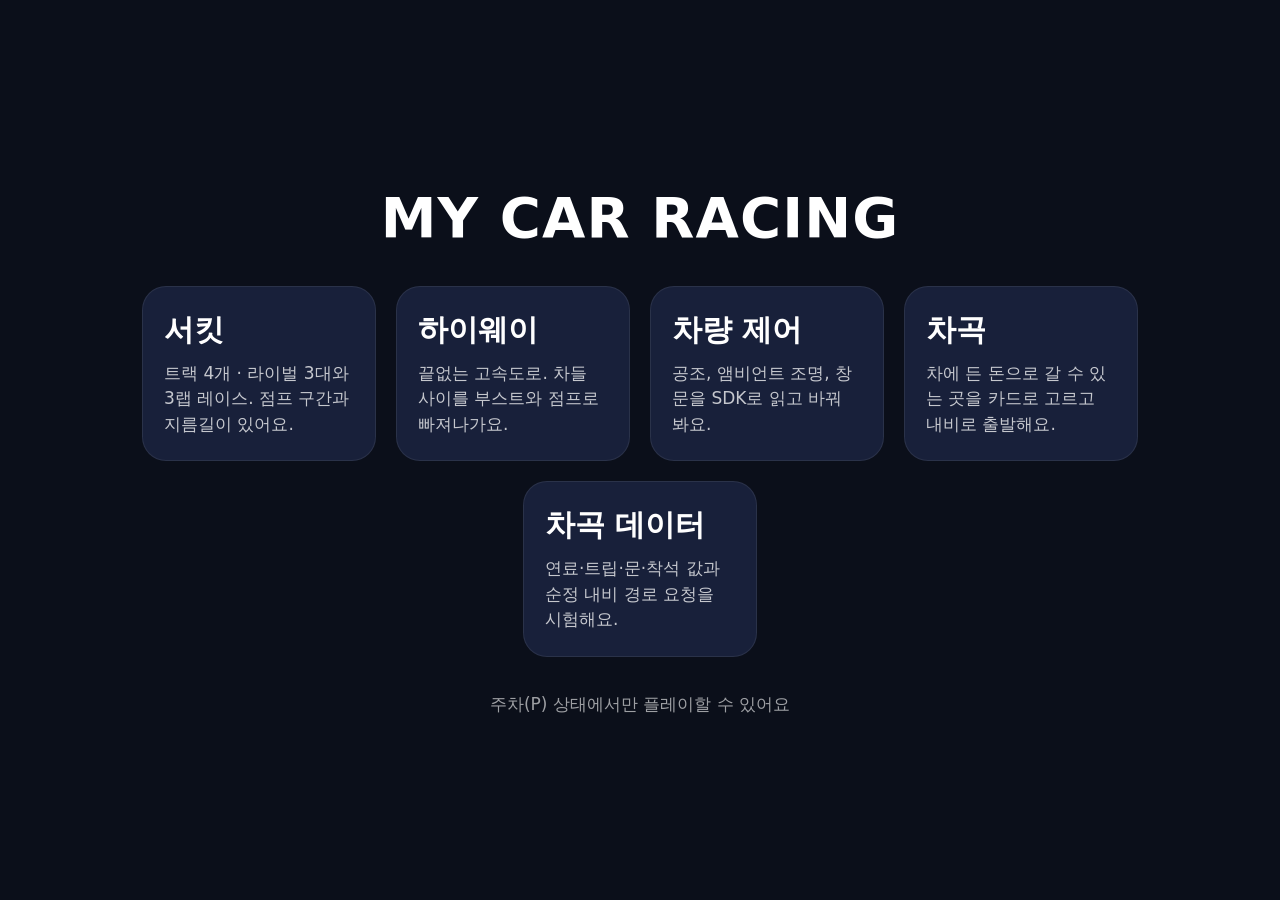
<file: app/src/main/assets/index.html>
<!doctype html>
<html lang="ko">
<head>
<meta charset="utf-8">
<meta name="viewport" content="width=device-width,initial-scale=1,user-scalable=no">
<title>My Car Racing</title>
<style>
  html,body{margin:0;height:100%;background:#0b0f1a;color:#fff;font-family:system-ui,"Noto Sans KR",sans-serif;user-select:none}
  main{height:100%;display:flex;flex-direction:column;align-items:center;justify-content:center;gap:36px}
  h1{margin:0;font-size:56px;letter-spacing:.02em}
  .modes{display:flex;flex-wrap:wrap;justify-content:center;gap:20px;max-width:1180px}
  a{display:flex;flex-direction:column;gap:10px;width:190px;padding:24px 22px;border-radius:24px;background:#18203a;color:#fff;text-decoration:none;box-shadow:inset 0 0 0 1px rgba(255,255,255,.08)}
  a:active{transform:scale(.98);background:#222c4d}
  a b{font-size:30px}
  a span{font-size:17px;line-height:1.5;opacity:.75}
  p{margin:0;font-size:17px;opacity:.6}
</style>
</head>
<body>
<main>
  <h1>MY CAR RACING</h1>
  <div class="modes">
    <a href="highway/index.html?mode=circuit"><b>서킷</b><span>트랙 4개 · 라이벌 3대와 3랩 레이스. 점프 구간과 지름길이 있어요.</span></a>
    <a href="highway/index.html"><b>하이웨이</b><span>끝없는 고속도로. 차들 사이를 부스트와 점프로 빠져나가요.</span></a>
    <a href="control.html"><b>차량 제어</b><span>공조, 앰비언트 조명, 창문을 SDK로 읽고 바꿔 봐요.</span></a>
    <a href="chagok-app.html"><b>차곡</b><span>차에 든 돈으로 갈 수 있는 곳을 카드로 고르고 내비로 출발해요.</span></a>
    <a href="chagok.html"><b>차곡 데이터</b><span>연료·트립·문·착석 값과 순정 내비 경로 요청을 시험해요.</span></a>
  </div>
  <p>주차(P) 상태에서만 플레이할 수 있어요</p>
</main>
</body>
</html>
</file>
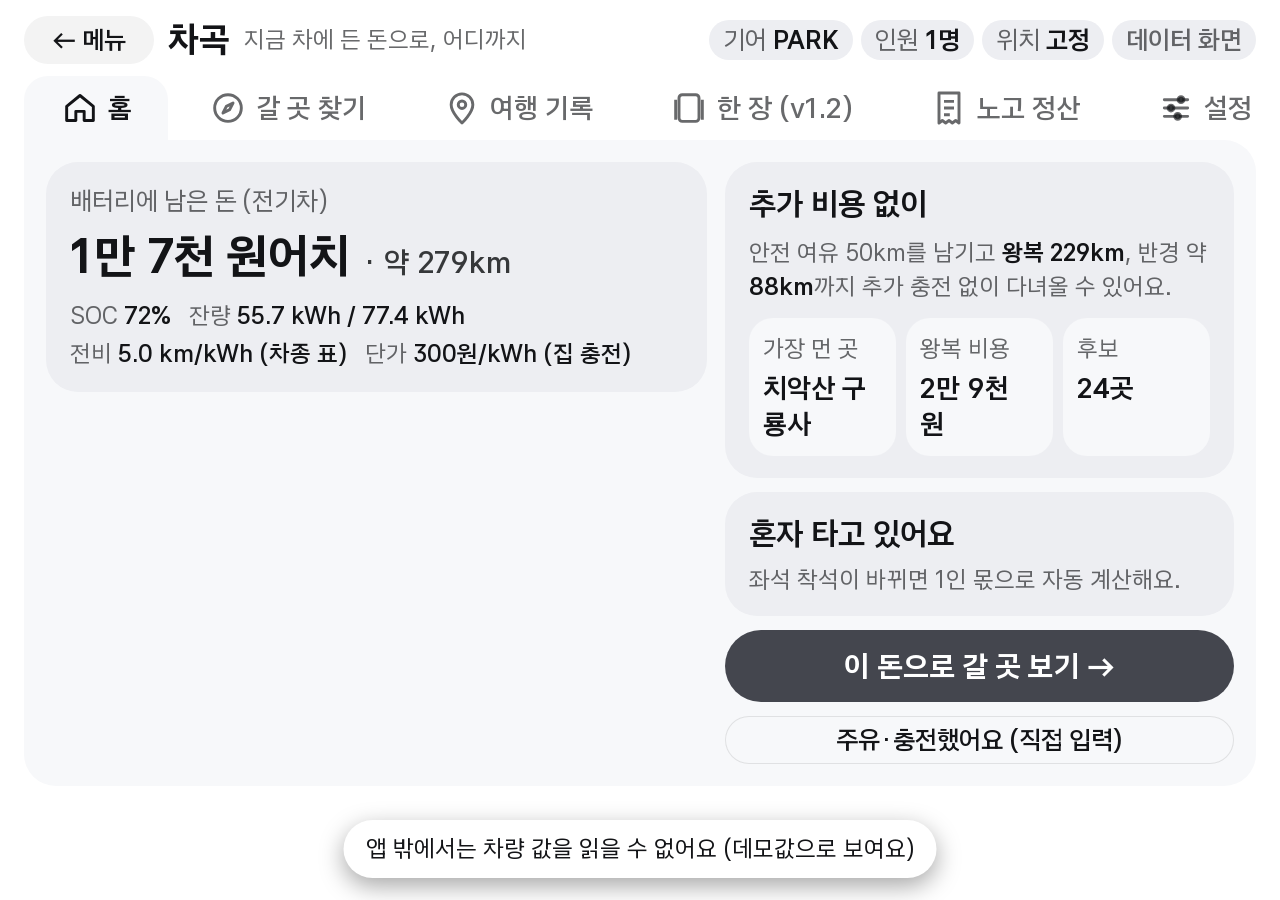
<file: app/src/main/assets/chagok-app.html>
<!doctype html>
<html lang="ko">
<head>
<meta charset="utf-8">
<meta name="viewport" content="width=device-width,initial-scale=1,user-scalable=no">
<title>차곡</title>
<style>
  /* Pleos Connect UI Design Guide 기준 (Foundations: Colors·Typography, Components: Basic button)
     크기는 가이드의 px(디스플레이 실제 픽셀)를 --u(= 1 실제 픽셀, JS가 devicePixelRatio로 맞춤)로 곱해 쓴다. */
  /* System UI 폰트 Asta Sans (42dot, SIL OFL 1.1 — chagok/fonts/OFL.txt). 굵기 가변 폰트 */
  @font-face{font-family:"Asta Sans";src:url("chagok/fonts/AstaSans-wght.ttf") format("truetype");font-weight:300 800;font-display:swap}
  :root{
    --u:.727px;
    /* System color — Dark (기본). basic_00 #131417 · basic_50 #1D1E21 · basic_100 #313236 · basic_200 #44464E */
    --bg-primary:#1D1E21; --bg-secondary:#131417; --bg-popup:#313236;
    --surface-basic:#1D1E21; --surface-low:#131417; --surface-high:#313236; --surface-accent:#44464E;
    --text-primary:#FFFFFF; --text-secondary:rgba(255,255,255,.84); --text-tertiary:rgba(255,255,255,.64); --text-quaternary:rgba(255,255,255,.32);
    --btn-basic:rgba(255,255,255,.10); --btn-basic-pressed:rgba(255,255,255,.20); --btn-disabled:rgba(255,255,255,.05);
    --btn-filled:#E0E1E6; --btn-filled-pressed:#C7C9CE; --btn-filled-text:#131417;
    --line:rgba(255,255,255,.10);
    --active:#00E074; --positive:#0082FF; --negative:#FF4C28;
  }
  /* 주간 모드: Light 토큰 */
  @media (prefers-color-scheme: light){
    :root{
      --bg-primary:#F7F8FA; --bg-secondary:#FFFFFF; --bg-popup:#FFFFFF;
      --surface-basic:#FFFFFF; --surface-low:#F7F8FA; --surface-high:#EDEEF2; --surface-accent:#E0E1E6;
      --text-primary:#131417; --text-secondary:rgba(19,20,23,.84); --text-tertiary:rgba(19,20,23,.64); --text-quaternary:rgba(19,20,23,.32);
      --btn-basic:rgba(19,20,23,.05); --btn-basic-pressed:rgba(19,20,23,.10); --btn-disabled:rgba(19,20,23,.05);
      --btn-filled:#44464E; --btn-filled-pressed:#313236; --btn-filled-text:#FFFFFF;
      --line:rgba(19,20,23,.10);
      --active:#02C265; --positive:#0064FF; --negative:#FE3D16;
    }
  }
  /* Typography: Headline 60/56/48, Title 40/36/32, Body 30/28/26, Label 24/20 (size/line-height) */
  .headline-s{font-size:calc(48*var(--u));line-height:calc(64*var(--u));font-weight:800}
  .title-m{font-size:calc(36*var(--u));line-height:calc(44*var(--u));font-weight:800}
  .title-s{font-size:calc(32*var(--u));line-height:calc(40*var(--u));font-weight:700}
  .body-l{font-size:calc(30*var(--u));line-height:calc(38*var(--u))}
  .body-m{font-size:calc(28*var(--u));line-height:calc(36*var(--u))}
  .body-s{font-size:calc(26*var(--u));line-height:calc(34*var(--u))}
  .label-m{font-size:calc(24*var(--u));line-height:calc(28*var(--u))}
  .label-s{font-size:calc(20*var(--u));line-height:calc(24*var(--u))}

  html,body{margin:0;min-height:100%;background:var(--bg-secondary);color:var(--text-primary);font-family:"Asta Sans",system-ui,"Noto Sans KR",sans-serif;user-select:none;-webkit-tap-highlight-color:transparent}
  body{font-size:calc(26*var(--u));line-height:calc(34*var(--u))}
  /* Basic button: Primary(basic) / Secondary(filled), 상태 Pressed·Disabled */
  button{font:inherit;font-size:calc(26*var(--u));font-weight:600;color:var(--text-primary);border:0;cursor:pointer;background:var(--btn-basic);border-radius:999px;padding:0 calc(32*var(--u));min-height:48px;display:inline-flex;align-items:center;justify-content:center;gap:8px}
  button:active{background:var(--btn-basic-pressed)}
  button:disabled{background:var(--btn-disabled);color:var(--text-quaternary)}
  button.on,button.filled{background:var(--btn-filled);color:var(--btn-filled-text)}
  button.on:active,button.filled:active{background:var(--btn-filled-pressed)}
  button.ghost{background:transparent;box-shadow:inset 0 0 0 1px var(--line)}
  input,select{font:inherit;color:var(--text-primary);background:var(--surface-high);border:0;border-radius:calc(16*var(--u));padding:0 14px;min-height:48px;box-sizing:border-box}
  input[type=checkbox]{min-height:0;width:24px;height:24px;accent-color:var(--active)}
  header{display:flex;align-items:center;gap:14px;padding:16px 24px 0;flex-wrap:wrap}
  header a{display:inline-flex;align-items:center;min-height:48px;padding:0 calc(28*var(--u));border-radius:999px;background:var(--btn-basic);color:var(--text-primary);text-decoration:none;font-weight:600}
  header h1{margin:0}
  .chips{margin-left:auto;display:flex;gap:8px;flex-wrap:wrap}
  .chip{display:inline-flex;align-items:center;gap:6px;min-height:40px;padding:0 14px;border-radius:999px;background:var(--surface-high);color:var(--text-tertiary)}
  .chip b{color:var(--text-primary)}
  nav{display:flex;gap:4px;padding:12px 24px 0;overflow-x:auto}
  nav button{white-space:nowrap;flex-shrink:0;background:transparent;color:var(--text-tertiary);border-radius:calc(24*var(--u)) calc(24*var(--u)) 0 0;min-height:64px;padding:0 calc(36*var(--u));font-size:calc(28*var(--u))}
  nav button svg{width:calc(40*var(--u));height:calc(40*var(--u))}
  nav button[aria-selected="true"]{background:var(--bg-primary);color:var(--text-primary);font-weight:700}
  main{margin:0 24px 24px;padding:22px;border-radius:0 calc(32*var(--u)) calc(32*var(--u)) calc(32*var(--u));background:var(--bg-primary);box-sizing:border-box}
  section[hidden]{display:none}
  h2{margin:0 0 12px;font-size:calc(32*var(--u));line-height:calc(40*var(--u));font-weight:700}
  .muted{color:var(--text-tertiary)}
  .small{font-size:calc(24*var(--u));line-height:calc(28*var(--u))}
  .card{padding:22px 24px;border-radius:calc(32*var(--u));background:var(--surface-high)}
  .grid2{display:grid;grid-template-columns:1.3fr 1fr;gap:18px;align-items:start}
  .stack{display:grid;gap:14px}
  /* 홈 */
  .balance .big{margin:6px 0}
  .balance .big small{font-size:calc(30*var(--u));font-weight:600;color:var(--text-secondary)}
  .kv{display:flex;flex-wrap:wrap;gap:6px 18px;color:var(--text-tertiary);font-size:calc(24*var(--u));line-height:calc(32*var(--u))}
  .kv b{color:var(--text-primary);font-weight:600}
  .refill{box-shadow:inset 0 0 0 2px var(--positive)}
  .refill .row{display:flex;gap:8px;flex-wrap:wrap;margin-top:14px}
  .trans{display:grid;grid-template-columns:repeat(3,1fr);gap:10px;margin-top:14px}
  .trans div{padding:14px;border-radius:calc(24*var(--u));background:var(--surface-low);color:var(--text-tertiary);font-size:calc(24*var(--u))}
  .trans div b{display:block;margin-top:4px;color:var(--text-primary);font-size:calc(28*var(--u));line-height:calc(36*var(--u))}
  .cta{min-height:72px;font-size:calc(30*var(--u));font-weight:800}
  /* 갈 곳 */
  .find{display:grid;grid-template-columns:minmax(260px,300px) 1fr;gap:18px}
  .opts{display:grid;gap:16px;align-content:start}
  .opts .seg{display:flex;gap:8px;flex-wrap:wrap}
  .opts .seg button{padding:0 calc(28*var(--u))}
  .opts label{display:flex;align-items:center;gap:10px;min-height:48px}
  .scope{color:var(--text-tertiary);font-size:calc(24*var(--u));line-height:calc(34*var(--u))}
  .scope b{color:var(--text-primary)}
  .deck{position:relative;border-radius:calc(32*var(--u));padding:18px;min-height:520px;overflow:hidden;background:var(--surface-low)}
  .deck .bgart{position:absolute;inset:0;opacity:.18}
  .deck .bgart svg{width:100%;height:100%}
  .cards{position:relative;display:grid;grid-template-columns:repeat(auto-fill,minmax(220px,1fr));gap:14px}
  .place{display:flex;flex-direction:column;border-radius:calc(32*var(--u));overflow:hidden;background:var(--surface-high)}
  .place .art{height:110px}
  .place .art svg{width:100%;height:100%;display:block}
  .place .body{padding:14px;display:grid;gap:8px;flex:1}
  .place h3{margin:0;font-size:calc(30*var(--u));line-height:calc(38*var(--u));font-weight:700}
  .place .tag{color:var(--text-tertiary);font-size:calc(24*var(--u))}
  .place .line{font-size:calc(24*var(--u));line-height:calc(32*var(--u));color:var(--text-secondary)}
  .place .line b{color:var(--text-primary)}
  .place .line .ok{color:var(--active)} .place .line .need{color:var(--negative)}
  .place .split{display:none;padding:10px 12px;border-radius:calc(20*var(--u));background:var(--surface-low);color:var(--text-tertiary);font-size:calc(24*var(--u));line-height:calc(32*var(--u))}
  .place.open .split{display:block}
  .place .btns{display:grid;grid-template-columns:1fr 1fr;gap:6px;margin-top:auto}
  .place .btns .go{grid-column:1 / -1}
  .place .btns button{padding:0 8px}
  .notice{padding:14px 16px;border-radius:calc(24*var(--u));background:var(--surface-high);box-shadow:inset 4px 0 0 var(--negative);color:var(--text-primary);margin-bottom:12px;position:relative}
  /* 기록 */
  .map{width:100%;height:auto;aspect-ratio:600/520;border-radius:calc(32*var(--u));background:var(--surface-low)}
  .rec{display:flex;justify-content:space-between;gap:10px;padding:12px 0;border-top:1px solid var(--line);font-size:calc(24*var(--u));line-height:calc(32*var(--u))}
  .rec:first-child{border-top:0}
  .rec b{font-size:calc(26*var(--u))}
  .rec button{min-height:40px;padding:0 14px;font-size:calc(20*var(--u))}
  /* 설정 */
  .form{display:grid;grid-template-columns:repeat(2,minmax(0,1fr));gap:16px 24px}
  .form label{display:grid;gap:8px;color:var(--text-tertiary);font-size:calc(24*var(--u))}
  /* 주행 중: 3줄 카드만 (정차 전용 화면 숨김). 핵심 정보 5mm 이상 → Headline 크기 */
  #drive{display:none;position:fixed;inset:0;background:var(--bg-secondary);align-items:center;justify-content:center;padding:24px}
  body.driving #drive{display:flex}
  body.driving header,body.driving nav,body.driving main{display:none}
  #drive .card{min-width:min(520px,100%);box-sizing:border-box;font-size:calc(48*var(--u));line-height:calc(64*var(--u));font-weight:800;padding:32px 40px}
  #drive .card div:first-child{font-size:calc(30*var(--u));line-height:calc(38*var(--u));color:var(--text-tertiary);font-weight:600}
  #toast{position:fixed;left:50%;bottom:22px;transform:translateX(-50%);padding:12px 22px;border-radius:999px;background:var(--bg-popup);color:var(--text-primary);font-size:calc(24*var(--u));opacity:0;transition:opacity .2s;pointer-events:none;box-shadow:0 8px 24px rgba(0,0,0,.35)}
  #toast.show{opacity:1}
  #picker{position:fixed;inset:0;background:rgba(0,0,0,.6);display:flex;align-items:center;justify-content:center;padding:24px}
  #picker[hidden]{display:none}
  #picker .card{width:min(520px,100%);box-sizing:border-box;background:var(--bg-popup)}
  #pickerList{display:grid;gap:8px}
  #pickerList button{justify-content:space-between;min-height:64px}
  #pickerList button span{font-weight:400;font-size:calc(24*var(--u))}
  /* ── PRD v1.2 탭 ── */
  #tab-v12{position:relative}
  .demo-mark{position:absolute;top:0;right:0;padding:4px 12px;border-radius:999px;background:var(--surface-high);color:var(--text-tertiary);font-size:calc(20*var(--u));line-height:calc(24*var(--u))}
  .settle{box-shadow:inset 0 0 0 2px var(--active)}
  .settle .head{font-size:calc(30*var(--u));line-height:calc(38*var(--u));font-weight:700}
  .one-wrap{position:relative;padding:0 0 26px}
  .one-back{position:absolute;left:0;right:0;bottom:0;height:60px;border-radius:calc(32*var(--u));background:var(--surface-accent)}
  .one-back.b2{left:14px;right:14px;bottom:13px;opacity:.7}
  .one-back.b3{left:28px;right:28px;bottom:26px;opacity:.5}
  .one-back.b1{left:42px;right:42px;bottom:0;opacity:.35}
  .one{position:relative;border-radius:calc(32*var(--u));overflow:hidden;background:var(--surface-high);margin:0 0 0}
  .one .art{height:180px;position:relative}
  .one .art svg{width:100%;height:100%;display:block}
  .one .pill{position:absolute;left:14px;top:14px;padding:4px 12px;border-radius:999px;background:rgba(0,0,0,.55);color:#fff;font-size:calc(22*var(--u))}
  .one .body{padding:18px 20px;display:grid;gap:10px}
  .one .meta{color:var(--text-tertiary);font-size:calc(26*var(--u))}
  .one .meta b{color:var(--text-primary)}
  .badge{display:inline-flex;align-items:center;min-height:40px;padding:0 16px;border-radius:999px;font-weight:700;font-size:calc(26*var(--u))}
  .badge.ok{background:rgba(0,224,116,.14);color:var(--active)}
  .badge.tight{background:rgba(255,76,40,.14);color:var(--negative)}
  .badge.extra{background:rgba(0,130,255,.14);color:var(--positive)}
  .reason{color:var(--text-secondary);font-size:calc(26*var(--u))}
  .reason::before{content:"이유 · ";color:var(--text-tertiary)}
  .one .split{display:none;padding:12px 14px;border-radius:calc(20*var(--u));background:var(--surface-low);color:var(--text-tertiary);font-size:calc(24*var(--u));line-height:calc(32*var(--u))}
  .one.open .split{display:block}
  .one .btns{display:grid;grid-template-columns:1fr 1fr 1.4fr;gap:8px}
  .stack-label{margin-top:8px;text-align:center;color:var(--text-tertiary);font-size:calc(22*var(--u))}
  .mini-map{width:100%;height:auto;aspect-ratio:600/360;border-radius:calc(24*var(--u));background:var(--surface-low);margin-top:10px}
  /* ── 노고 정산 탭 (PRD 운전노고정산 v1.1) ── */
  #tab-nogo{position:relative}
  .jam-bar{display:flex;height:14px;border-radius:999px;overflow:hidden;background:var(--surface-low);margin:10px 0 6px}
  .jam-bar span{height:100%}
  .jam-legend{display:flex;gap:12px;flex-wrap:wrap;color:var(--text-tertiary);font-size:calc(22*var(--u))}
  .jam-legend i{display:inline-block;width:10px;height:10px;border-radius:3px;margin-right:4px;vertical-align:middle}
  .receipt{font-variant-numeric:tabular-nums}
  .receipt .r{display:grid;grid-template-columns:7.5em 1fr auto;gap:10px;padding:10px 0;border-top:1px solid var(--line);align-items:baseline}
  .receipt .r:first-of-type{border-top:0}
  .receipt .r b{font-size:calc(28*var(--u))}
  .receipt .r .w{color:var(--text-tertiary);font-size:calc(22*var(--u))}
  .receipt .r .pt{font-weight:700;text-align:right;min-width:3.5em}
  .receipt .src{color:var(--text-quaternary);font-size:calc(20*var(--u))}
  .receipt .tot{display:flex;justify-content:space-between;align-items:baseline;margin-top:8px;padding-top:12px;border-top:2px solid var(--line)}
  .offer{box-shadow:inset 0 0 0 2px var(--active)}
  .offer .big{font-size:calc(40*var(--u));line-height:calc(48*var(--u));font-weight:800;margin:6px 0}
  .raw{white-space:pre-wrap;word-break:break-all;font-family:ui-monospace,monospace;font-size:calc(20*var(--u));line-height:1.4;color:var(--text-tertiary);max-height:260px;overflow:auto;background:var(--surface-low);padding:10px;border-radius:calc(16*var(--u))}
  /* Window Policy: 1:1 분할·세로(portrait) 창에서도 쓸 수 있게 */
  @media (max-width: 900px){
    .grid2,.find,.form{grid-template-columns:1fr}
    .chips{margin-left:0}
    header,nav{padding-left:16px;padding-right:16px}
    main{margin:0 16px 16px;padding:16px}
    nav button{padding:0 calc(24*var(--u))}
    main{border-radius:0 0 calc(32*var(--u)) calc(32*var(--u))}
  }
</style>
</head>
<body>
<header>
  <a href="index.html">← 메뉴</a>
  <h1 class="title-m">차곡</h1>
  <span class="muted label-m">지금 차에 든 돈으로, 어디까지</span>
  <div class="chips">
    <span class="chip">기어 <b id="cGear">—</b></span>
    <span class="chip">인원 <b id="cPeople">—</b></span>
    <span class="chip">위치 <b id="cLoc">—</b></span>
    <a class="chip" href="chagok.html" style="text-decoration:none">데이터 화면</a>
  </div>
</header>
<nav role="tablist">
  <!-- 아이콘 + 텍스트 라벨 (Iconography: 48 그리드, Outlined) -->
  <button role="tab" data-tab="home" aria-selected="true"><svg viewBox="0 0 48 48" fill="none" stroke="currentColor" stroke-width="3.5" stroke-linejoin="round"><path d="M8 22 24 9l16 13v17H29V28h-10v11H8z"/></svg>홈</button>
  <button role="tab" data-tab="find" aria-selected="false"><svg viewBox="0 0 48 48" fill="none" stroke="currentColor" stroke-width="3.5" stroke-linejoin="round"><circle cx="24" cy="24" r="16"/><path d="m30 18-4 8-8 4 4-8z"/></svg>갈 곳 찾기</button>
  <button role="tab" data-tab="log" aria-selected="false"><svg viewBox="0 0 48 48" fill="none" stroke="currentColor" stroke-width="3.5" stroke-linejoin="round"><path d="M24 42s13-12.5 13-22a13 13 0 0 0-26 0c0 9.5 13 22 13 22z"/><circle cx="24" cy="20" r="4.5"/></svg>여행 기록</button>
  <button role="tab" data-tab="v12" aria-selected="false"><svg viewBox="0 0 48 48" fill="none" stroke="currentColor" stroke-width="3.5" stroke-linejoin="round"><rect x="12" y="8" width="24" height="32" rx="4"/><path d="M8 14v24M40 14v24"/></svg>한 장 (v1.2)</button>
  <button role="tab" data-tab="nogo" aria-selected="false"><svg viewBox="0 0 48 48" fill="none" stroke="currentColor" stroke-width="3.5" stroke-linejoin="round"><path d="M12 6h24v36l-4-3-4 3-4-3-4 3-4-3-4 3z"/><path d="M18 16h12M18 24h12M18 32h7"/></svg>노고 정산</button>
  <button role="tab" data-tab="settings" aria-selected="false"><svg viewBox="0 0 48 48" fill="none" stroke="currentColor" stroke-width="3.5" stroke-linecap="round"><path d="M10 14h28M10 24h28M10 34h28"/><circle cx="30" cy="14" r="3.5" fill="currentColor"/><circle cx="18" cy="24" r="3.5" fill="currentColor"/><circle cx="26" cy="34" r="3.5" fill="currentColor"/></svg>설정</button>
</nav>
<main>
  <!-- F1 잔고 카드, F9 번역 카드, 진행 중 여행 -->
  <section id="tab-home">
    <div class="grid2">
      <div class="stack">
        <div class="card balance">
          <div class="muted" id="balTitle">잔고</div>
          <div class="big headline-s" id="balWon">—</div>
          <div class="kv" id="balKv"></div>
        </div>
        <div class="card refill" id="refill" hidden></div>
        <div class="card" id="tripCard" hidden></div>
      </div>
      <div class="stack" style="align-content:start">
        <div class="card">
          <h2>추가 비용 없이</h2>
          <div class="scope" id="homeScope">—</div>
          <div class="trans" id="homeTrans"></div>
        </div>
        <div class="card" id="peopleCard">—</div>
        <button class="cta filled" data-goto="find">이 돈으로 갈 곳 보기 →</button>
        <button class="ghost" id="manualRefill">주유·충전했어요 (직접 입력)</button>
      </div>
    </div>
  </section>

  <!-- F2 범위, F3 테마, F5 추천 카드, F8 내비 전달, F11 1인 몫 -->
  <section id="tab-find" hidden>
    <div class="find">
      <div class="opts">
        <div><h2>더 쓸 돈</h2><div class="seg" id="extraSeg"></div></div>
        <div><h2>일정</h2><div class="seg" id="daySeg"></div></div>
        <div><h2>테마 <small class="muted">(0~2개)</small></h2><div class="seg" id="themeSeg"></div></div>
        <div><h2>정렬</h2><div class="seg" id="sortSeg"></div></div>
        <label><input type="checkbox" id="useRest"> 가는 길에 휴게소 1곳 들르기</label>
        <div class="scope card" id="scope" style="padding:14px"></div>
      </div>
      <div class="deck" id="deck">
        <div class="bgart" id="deckArt"></div>
        <div id="deckNotice"></div>
        <div class="cards" id="cards"></div>
      </div>
    </div>
  </section>

  <!-- F10 여행 기록 지도 -->
  <section id="tab-log" hidden>
    <div class="grid2">
      <svg class="map" id="map" viewBox="0 0 600 520" aria-label="여행 기록 지도"></svg>
      <div class="stack" style="align-content:start">
        <div class="card"><h2 id="logSum">다녀온 곳 0곳</h2><div class="muted small">도착하면 실제로 든 돈(에너지 소비 + 통행료)과 함께 핀이 꽂혀요.</div></div>
        <div class="card" id="recList"></div>
        <button class="ghost" id="demoRecords">시연용 기록 3개 넣기</button>
      </div>
    </div>
  </section>

  <!-- PRD v1.2: 잔고(주행가능거리 1순위) · F10 시동 정산 · F9 충전 직후 · F5 한 장 + 스택 · F17 이달 이동비 -->
  <section id="tab-v12" hidden>
    <span class="demo-mark" id="v12Demo" hidden>시연용 값</span>
    <div class="grid2">
      <div class="stack" style="align-content:start">
        <div class="card settle" id="v12Settle" hidden></div>
        <div class="card refill" id="v12Refill" hidden></div>
        <div class="card balance">
          <div class="muted" id="v12BalTitle">잔고</div>
          <div class="big headline-s" id="v12Bal">—</div>
          <div class="kv" id="v12Kv"></div>
        </div>
        <div class="card" id="v12Trip" hidden></div>
        <div class="card">
          <h2 id="v12Month">이번 달 이동비</h2>
          <div class="muted small">앱을 열 때 지난번 이후 주행거리로 정산해 쌓아요. 따로 적지 않아도 돼요.</div>
          <svg class="mini-map" id="v12Map" viewBox="0 0 600 360" aria-label="다녀온 곳 지도"></svg>
          <div id="v12Ledger"></div>
        </div>
      </div>
      <div class="stack" style="align-content:start">
        <h2 style="margin:0">오늘의 한 곳</h2>
        <div id="v12Notice"></div>
        <div id="v12One"></div>
        <div class="card" id="v12Opts" style="padding:16px 18px">
          <div class="muted small" style="margin-bottom:8px">범위 바꾸기</div>
          <div class="opts"><div class="seg" id="v12Extra"></div><div class="seg" id="v12Theme"></div></div>
        </div>
      </div>
    </div>
  </section>

  <!-- 운전 노고 정산 PRD v1.1: 출발 스냅샷(ETA·경로 교통 상태) → 도착 영수증 6줄 → A/B 제안 → 로컬 기록 -->
  <section id="tab-nogo" hidden>
    <span class="demo-mark" id="ngDemo" hidden>시연용 값</span>
    <div class="grid2">
      <div class="stack" style="align-content:start">
        <div class="card" id="ngDepart">
          <h2>출발 전 · 경로 교통 상태</h2>
          <div class="muted small">순정 내비 <code>requestTrip</code>으로 경로를 미리 받아 ETA와 구간별 혼잡도를 저장해요. 안내는 시작하지 않아요.</div>
          <div style="display:flex;gap:8px;flex-wrap:wrap;margin-top:12px">
            <select id="ngDest" style="flex:1;min-width:180px"></select>
            <button id="ngCheck">경로 확인</button>
            <button class="filled" id="ngGo">출발</button>
          </div>
          <div id="ngPreview"></div>
        </div>
        <div class="card" id="ngDriving" hidden></div>
        <div class="card">
          <h2>SDK 원본 <small class="muted">(효성·명준 확인용)</small></h2>
          <div class="kv" id="ngSignals"></div>
          <div class="raw" id="ngRaw" style="margin-top:10px">아직 받은 값이 없어요.</div>
        </div>
      </div>
      <div class="stack" style="align-content:start">
        <div class="card receipt" id="ngReceipt"><h2>오늘 운전</h2><div class="muted">도착하면 영수증이 여기에 떠요.</div></div>
        <div class="card offer" id="ngOffer" hidden></div>
        <div class="card" style="padding:16px 18px">
          <div class="muted small" style="margin-bottom:8px">시연 설정 (에뮬은 실제로 달리지 않아서 도착 값을 여기서 정해요)</div>
          <div class="opts" style="gap:10px">
            <div class="seg" id="ngExtraSeg"></div>
            <div class="seg" id="ngStartSeg"></div>
            <div class="seg" id="ngWxSeg"></div>
            <div class="seg" id="ngAbSeg"></div>
          </div>
        </div>
        <div class="card"><h2 id="ngLogSum">노고 기록</h2><div id="ngLog"></div></div>
      </div>
    </div>
  </section>

  <section id="tab-settings" hidden>
    <div class="form">
      <label>차종 (탱크·배터리 용량, 기본 연비·전비)<select id="sCar"></select></label>
      <label>차량 종류<select id="sMode"><option value="auto">자동 (SDK가 SOC를 주면 전기차)</option><option value="ev">전기차</option><option value="ice">내연 (모의 연료 %로 시연)</option></select></label>
      <label>모의 연료 % (내연 시연용, 에뮬은 연료 신호 없음)<input id="sMockFuel" type="number" min="0" max="100"></label>
      <label>휘발유 단가 (원/L)<input id="sGas" type="number" step="10"></label>
      <label>집 충전 단가 (원/kWh)<input id="sHome" type="number" step="10"></label>
      <label>급속 충전 단가 (원/kWh)<input id="sFast" type="number" step="10"></label>
      <label>전기차 기준 단가<select id="sSource"><option value="home">집 충전</option><option value="fast">급속 충전</option></select></label>
      <label>안전 여유 (km, 남은 거리의 15%와 큰 쪽)<input id="sMargin" type="number" step="5"></label>
      <label>추천 카드 수<select id="sCount"><option>3</option><option>4</option><option>5</option></select></label>
      <label>출퇴근 왕복 거리 (km, 번역 카드용)<input id="sCommute" type="number" step="1"></label>
      <label>인원<select id="sPeople"><option value="0">자동 (좌석 착석 수)</option><option>1</option><option>2</option><option>3</option><option>4</option><option>5</option></select></label>
      <label>기록<button class="ghost" id="clearAll" type="button">여행 기록·진행 중 여행 지우기</button></label>
    </div>
    <p class="muted small" style="margin-top:22px;line-height:1.7">
      잔고 = 잔량(% × 용량) × 단가, 갈 수 있는 거리 = 잔량 × 연비(전비). SDK가 연비·전비를 주지 않으면(에뮬레이터) 차종 표의 값을 써요.<br>
      범위 반경 ≈ (갈 수 있는 거리 − 안전 여유 + 추가 금액만큼의 거리) ÷ 2 ÷ 도로 굴곡 1.3. 후보지·통행료·주차비는 데모 고정 데이터예요.
    </p>
  </section>
</main>

<div id="drive"><div class="card" id="driveCard"></div></div>
<div id="toast"></div>
<!-- F8 경유지: 출발할 때 휴게소를 고른다 (최대 2곳 중 1곳 사용) -->
<div id="picker" hidden><div class="card">
  <h2 id="pickerTitle">들를 휴게소</h2>
  <div id="pickerList"></div>
  <button class="ghost" id="pickerClose" style="margin-top:12px;width:100%">취소</button>
</div></div>

<script src="chagok/data.js"></script>
<script>
// Kotlin ChagokBridge(window.chagok)를 부르고, 결과는 window.onChagok(msg)로 받는다.
const cc = window.chagok;
const $ = (id) => document.getElementById(id);
// 가이드의 px는 디스플레이 실제 픽셀 → CSS 1px = devicePixelRatio 실제 픽셀
document.documentElement.style.setProperty('--u', `${1 / (window.devicePixelRatio || 1)}px`);
const store = {
  get(k, d) { try { const v = localStorage.getItem('chagok.' + k); return v == null ? d : JSON.parse(v); } catch { return d; } },
  set(k, v) { try { localStorage.setItem('chagok.' + k, JSON.stringify(v)); } catch {} },
};
const settings = Object.assign({ car: 'ioniq5', mode: 'auto', mockFuel: 45, gas: 1680, home: 300, fast: 350, source: 'home',
  margin: 50, count: 4, commute: 30, people: 0 }, store.get('settings', {}));
const ui = { extra: 0, day: 'day', themes: [], sort: 'rec', rest: false, shown: [] };
// SDK에서 읽은 값. 실패한 값은 null (에뮬에서는 연료·연비·전비가 실패)
const live = { evSoc: null, evCapacity: null, fuelPercent: null, fuelEconomy: null, evEfficiency: null, range: null,
  gear: null, ux: false, charging: null, seats: {}, origin: { ...DEFAULT_ORIGIN }, locFromNavi: false, nav: {},
  // v1.2 탭: AAOS 표준 속성(주행가능거리 m, 배터리 용량 Wh, 연료 종류, 제조사), 누적 주행거리 km, 최근 목적지
  rangeAaos: null, capacityAaos: null, fuelType: null, carMake: null, odometer: null, recent: null,
  // 노고 정산 탭: 와이퍼·전조등·안개등·외기온(°C)·야간 모드·주행 시간
  wiper: null, wiperSwitch: null, lowBeam: null, fogLight: null, outsideTemp: null, nightMode: null, tripTime: null, tripDistance: null };

// ── 형식 ──
function won(n) {
  n = Math.max(0, Math.round(n));
  if (n < 10000) return `${(Math.round(n / 100) * 100).toLocaleString('ko-KR')}원`;
  const r = Math.round(n / 1000), man = Math.floor(r / 10), chun = r % 10;
  return `${man}만${chun ? ` ${chun}천` : ''} 원`;
}
const km = (v) => `${Math.round(v)}km`;
function dur(min) { min = Math.round(min); const h = Math.floor(min / 60), m = min % 60; return h ? `${h}시간${m ? ` ${m}분` : ''}` : `${m}분`; }
let toastTimer;
function toast(t) { $('toast').textContent = t; $('toast').classList.add('show'); clearTimeout(toastTimer); toastTimer = setTimeout(() => $('toast').classList.remove('show'), 2600); }

// ── 계산 규칙 (PRD 5-3) ──
const ROAD = 1.3;       // 도로 굴곡 계수
const SPEED = 70;       // 평균 주행 속도 km/h (소요 시간 추정)
const DAY_MAX_ONEWAY = 3 * 60; // 당일: 편도 3시간 이내
const NIGHT_LOCAL = 30; // 1박: 현지 이동 여유 km
function haversine(a, b) {
  const R = 6371, rad = Math.PI / 180, dLat = (b.lat - a.lat) * rad, dLng = (b.lng - a.lng) * rad;
  const h = Math.sin(dLat / 2) ** 2 + Math.cos(a.lat * rad) * Math.cos(b.lat * rad) * Math.sin(dLng / 2) ** 2;
  return 2 * R * Math.asin(Math.sqrt(h));
}
const roadKm = (a, b) => haversine(a, b) * ROAD;
function car() { return CARS.find((c) => c.id === settings.car) || CARS[0]; }
function isEV() { return settings.mode === 'auto' ? live.evSoc != null : settings.mode === 'ev'; }
// 지금 잔고: 잔량(%), 용량, 연비(전비), 단가 → 금액·거리
function balance() {
  const ev = isEV(), c = car();
  const pct = ev ? live.evSoc : (live.fuelPercent ?? +settings.mockFuel);
  const capacity = ev ? (live.evCapacity ? live.evCapacity / 1000 : (c.ev ? c.capacity : 77.4)) : (c.ev ? 50 : c.capacity);
  const sdkEff = ev ? live.evEfficiency : live.fuelEconomy;
  const eff = sdkEff > 0 ? sdkEff : (c.ev === ev ? c.eff : (ev ? 5.0 : 13.0));
  const unit = ev ? (settings.source === 'fast' ? +settings.fast : +settings.home) : +settings.gas;
  const amount = (pct ?? 0) / 100 * capacity;
  const dist = amount * eff;
  const margin = Math.max(+settings.margin, dist * 0.15);
  return { ev, pct, capacity, eff, effFromSdk: sdkEff > 0, unit, amount, won: amount * unit, dist, margin, usable: Math.max(0, dist - margin),
    unitName: ev ? 'kWh' : 'L', energyName: ev ? '충전' : '주유', tankName: ev ? '배터리' : '탱크' };
}
// 범위: 추가 금액·일정에 따른 왕복 가능 거리와 편도 반경
function scope(b, extra = ui.extra, day = ui.day) {
  const extraKm = extra / b.unit * b.eff;
  const rt = Math.max(0, b.usable + extraKm - (day === 'night' ? NIGHT_LOCAL : 0));
  return { extraKm, rt, radius: rt / 2 / ROAD };
}
function people() { if (+settings.people) return +settings.people; const n = Object.values(live.seats).filter(Boolean).length; return Math.max(1, n); }
// 출발 위치가 3km 넘게 바뀌면 저장한 내비 값 대신 다시 받는다
const sameOrigin = (x) => x && haversine(x.origin, live.origin) <= 3 ? x : null;
// 내비 경로 미리보기(requestTrip → onTripInfo): 안내 없이 도로 거리·도착 예정·도착 시 SOC·에너지 소비(Wh)
const naviTrip = (p) => sameOrigin(store.get('naviTrips', {})[p.name]);
// 실제로 출발한 경로(onRouteStarted): 통행료는 이 값만 있다
const naviRoute = (p) => sameOrigin(store.get('naviRoutes', {})[p.name]);
// 후보지 하나의 비용 (왕복). 잔고 안이면 추가 주유·충전 0. 돌아오는 길은 가는 길과 같다고 본다
function costOf(p, b) {
  const t = naviTrip(p), nr = naviRoute(p);
  const one = t ? t.distance / 1000 : nr ? nr.distance / 1000 : roadKm(live.origin, p), rt = one * 2;
  const tollOne = nr ? nr.toll : p.toll;
  // 전기차는 내비가 계산한 에너지 소비를, 아니면 거리 ÷ 연비
  const energy = b.ev && t?.energy > 0 ? t.energy / 1000 * 2 * b.unit : rt / b.eff * b.unit;
  const total = energy + tollOne * 2 + p.parking;
  const needKm = Math.max(0, rt + b.margin - b.dist);
  return { one, rt, energy, energyFromNavi: b.ev && t?.energy > 0, kwh: t ? t.energy / 1000 * 2 : null, toll: tollOne * 2, tollFromNavi: !!nr,
    parking: p.parking, total, extraWon: needKm / b.eff * b.unit, socAtDest: b.ev && t ? t.soc : null,
    minutes: t ? t.eta / 60 : nr ? nr.duration / 60 : one / SPEED * 60, fromNavi: !!(t || nr) };
}
// 미리보기는 한 번에 하나씩(동시에 보내면 응답 순서가 섞인다). 보이는 카드를 먼저, 나머지 후보는 뒤에 받는다
const tripQueue = [];
let tripWaiting = null;
function queueTrips(names, first = false) {
  const todo = names.filter((n) => !naviTrip(PLACES.find((p) => p.name === n)) && tripWaiting?.name !== n);
  for (const n of todo) { const i = tripQueue.indexOf(n); if (i >= 0) tripQueue.splice(i, 1); }
  if (first) tripQueue.unshift(...todo); else tripQueue.push(...todo);
  pumpTrips();
}
function pumpTrips() {
  if (!cc || tripWaiting) return;
  const name = tripQueue.shift(); if (!name) return;
  const p = PLACES.find((x) => x.name === name);
  if (naviTrip(p)) return pumpTrips();
  tripWaiting = { name, origin: { ...live.origin }, timer: setTimeout(() => { tripWaiting = null; pumpTrips(); }, 8000) };
  cc.requestTrip(p.lat, p.lng, p.name);
}
// 응답이 늦게 오거나 한 요청에 두 번 오기도 해서, 요청 순서가 아니라 경로의 목적지 이름(routePoints DESTINATION)으로 맞춘다
function onTripInfo(d) {
  const name = d.summary?.routePoints?.find((r) => r.pointType === 'DESTINATION')?.poiName;
  if (!PLACES.some((p) => p.name === name)) return;
  const trips = store.get('naviTrips', {});
  trips[name] = { distance: d.distance, eta: d.eta, soc: d.estimatedSocAtDest, energy: d.energyConsumption, origin: tripWaiting?.origin || { ...live.origin }, at: Date.now() };
  store.set('naviTrips', trips);
  renderAll();
  if (tripWaiting?.name === name) { clearTimeout(tripWaiting.timer); tripWaiting = null; pumpTrips(); }
}
function saveRoute(name, d) {
  const routes = store.get('naviRoutes', {});
  routes[name] = { distance: d.distance, duration: d.duration, toll: d.tollFare, origin: { ...live.origin }, at: Date.now() };
  store.set('naviRoutes', routes);
}
function bearingSector(p) { const a = Math.atan2(p.lng - live.origin.lng, p.lat - live.origin.lat); return Math.round((a + Math.PI) / (Math.PI / 4)) % 8; }
const visited = () => new Set(store.get('records', []).map((r) => r.name));

// 범위 안 후보를 점수순으로. 점수 = 테마 일치 + 비용 적합도(범위의 60% 근처) − 최근 방문
function ranked(b, sc) {
  const seen = visited();
  return PLACES.map((p) => ({ p, c: costOf(p, b) }))
    .filter(({ p, c }) => c.rt <= sc.rt && (ui.day === 'night' || c.minutes <= DAY_MAX_ONEWAY) && (!ui.themes.length || ui.themes.includes(p.theme)))
    .map((x) => ({ ...x, score: 1 - Math.abs(x.c.rt / Math.max(1, sc.rt) - 0.6) - (seen.has(x.p.name) ? 0.8 : 0) }))
    .sort((a, b2) => ui.sort === 'cost' ? a.c.total - b2.c.total : b2.score - a.score);
}
// 카드 3~5장: 서로 다른 테마·방향이 섞이도록 고른다
function pick(list, n) {
  const out = [], themes = new Set(), sectors = new Set();
  for (const pass of [0, 1, 2]) {
    for (const x of list) {
      if (out.length >= n) break;
      if (out.includes(x)) continue;
      const s = bearingSector(x.p);
      if (pass === 0 && (themes.has(x.p.theme) || sectors.has(s))) continue;
      if (pass === 1 && themes.has(x.p.theme) && ui.themes.length !== 1) continue;
      out.push(x); themes.add(x.p.theme); sectors.add(s);
    }
  }
  return ui.sort === 'cost' ? out.sort((a, b2) => a.c.total - b2.c.total) : out;
}

// ── 임시 일러스트 (BX 에셋이 오면 이 함수만 이미지로 바꾼다) ──
function art(themeId, seed = 0) {
  const t = THEMES.find((x) => x.id === themeId) || THEMES[0], [c1, c2] = t.c, k = (seed * 37) % 60;
  const g = `<defs><linearGradient id="g${themeId}${seed}" x1="0" y1="0" x2="0" y2="1"><stop offset="0" stop-color="${c2}"/><stop offset="1" stop-color="${c1}"/></linearGradient></defs><rect width="300" height="140" fill="url(#g${themeId}${seed})"/>`;
  const shapes = {
    sea: `<circle cx="${210 - k}" cy="48" r="20" fill="#ffe7a6" opacity=".9"/><path d="M0 92 Q37 80 75 92 T150 92 T225 92 T300 92 V140 H0Z" fill="#0b4f7a" opacity=".8"/><path d="M0 108 Q37 98 75 108 T150 108 T225 108 T300 108 V140 H0Z" fill="#06324f"/>`,
    lake: `<path d="M0 90 L${60 + k} 40 L${130 + k} 90Z" fill="#2c6b5d"/><path d="M${120 - k / 2} 90 L${200 - k / 2} 30 L280 90Z" fill="#1f5b4f"/><ellipse cx="150" cy="112" rx="170" ry="30" fill="#9fe0d0" opacity=".55"/>`,
    river: `<path d="M${40 + k} 0 C 120 50, 40 90, ${170 + k} 140 L ${220 + k} 140 C 100 90, 180 50, ${90 + k} 0Z" fill="#cfe6ff" opacity=".6"/><path d="M0 70 L300 60 V140 H0Z" fill="#21456b" opacity=".35"/>`,
    mountain: `<path d="M0 140 L${70 + k} 40 L${150 + k} 140Z" fill="#2f4a25"/><path d="M${90 + k / 2} 140 L${190 + k / 2} 25 L290 140Z" fill="#3e6230"/><path d="M${178 + k / 2} 39 L${190 + k / 2} 25 L${202 + k / 2} 39Z" fill="#fff" opacity=".8"/>`,
    park: [0, 1, 2, 3, 4].map((i) => `<rect x="${30 + i * 58 + k / 3}" y="88" width="6" height="30" fill="#4a3520"/><circle cx="${33 + i * 58 + k / 3}" cy="${80 - (i % 2) * 8}" r="${20 + (i % 3) * 4}" fill="#3b5a1e"/>`).join('') + '<rect y="116" width="300" height="24" fill="#2b4416"/>',
    city: [0, 1, 2, 3, 4, 5, 6].map((i) => `<rect x="${i * 44 + (k % 20)}" y="${60 + ((i * 29) % 40)}" width="36" height="90" fill="#2a1d3d"/><rect x="${i * 44 + 8 + (k % 20)}" y="${72 + ((i * 29) % 40)}" width="6" height="6" fill="#ffd27a"/>`).join(''),
    island: `<rect y="92" width="300" height="48" fill="#174a5c"/><path d="M${80 + k} 96 Q ${150 + k} 40 ${220 + k} 96Z" fill="#3c6b3a"/><circle cx="60" cy="40" r="16" fill="#fff3c4" opacity=".9"/>`,
    drive: `<rect y="70" width="300" height="70" fill="#5a3a24" opacity=".5"/><path d="M${120 + k} 140 C 140 100, 200 90, 300 76 L 300 92 C 210 104, 170 112, ${170 + k} 140Z" fill="#2b2b2b"/><path d="M${145 + k} 140 C 165 108, 210 98, 300 84" stroke="#ffd27a" stroke-width="3" stroke-dasharray="10 8" fill="none"/>`,
  };
  return `<svg viewBox="0 0 300 140" preserveAspectRatio="xMidYMid slice">${g}${shapes[themeId] || ''}</svg>`;
}
const themeName = (id) => (THEMES.find((t) => t.id === id) || {}).name || id;

// ── 홈 ──
function renderHome() {
  const b = balance(), sc = scope(b, 0, 'day');
  $('balTitle').textContent = `${b.tankName}에 남은 돈 (${b.ev ? '전기차' : '내연'})`;
  $('balWon').innerHTML = b.pct == null ? '읽는 중…' : `${won(b.won)}어치 <small>· 약 ${km(b.dist)}</small>`;
  $('balKv').innerHTML = [
    [b.ev ? 'SOC' : '연료', b.pct == null ? '—' : `${Math.round(b.pct)}%${!b.ev && live.fuelPercent == null ? ' (모의)' : ''}`],
    ['잔량', `${b.amount.toFixed(1)} ${b.unitName} / ${b.capacity.toFixed(1)} ${b.unitName}`],
    [b.ev ? '전비' : '연비', `${b.eff.toFixed(1)} km/${b.unitName}${b.effFromSdk ? '' : ' (차종 표)'}`],
    ['단가', `${b.unit.toLocaleString('ko-KR')}원/${b.unitName}${b.ev ? (settings.source === 'fast' ? ' (급속)' : ' (집 충전)') : ''}`],
    ...(live.range > 0 ? [['차량 표시 주행가능', km(live.range / 1000)]] : []),
  ].map(([k, v]) => `<span>${k} <b>${v}</b></span>`).join('');
  $('homeScope').innerHTML = b.pct == null ? '—' : sc.rt <= 0
    ? `안전 여유(${km(b.margin)})를 빼면 추가 비용 없이 갈 수 있는 범위가 없어요. 갈 곳 찾기에서 +1만 원부터 볼 수 있어요.`
    : `안전 여유 ${km(b.margin)}를 남기고 <b>왕복 ${km(sc.rt)}</b>, 반경 약 <b>${km(sc.radius)}</b>까지 추가 ${b.energyName} 없이 다녀올 수 있어요.`;
  const list = ranked(b, sc);
  const far = list.slice().sort((x, y) => y.c.rt - x.c.rt)[0];
  $('homeTrans').innerHTML = far ? [['가장 먼 곳', far.p.name], ['왕복 비용', won(far.c.total)], ['후보', `${list.length}곳`]].map(([k, v]) => `<div>${k}<b>${v}</b></div>`).join('') : '';
  const n = people();
  $('peopleCard').innerHTML = n > 1
    ? `<h2>${n}명이 타고 있어요</h2><div class="muted">1인 기준으로 보여 드려요. 잔고 1인 몫 <b style="color:#fff">${won(b.won / n)}</b></div>`
    : `<h2>혼자 타고 있어요</h2><div class="muted small">좌석 착석이 바뀌면 1인 몫으로 자동 계산해요.${+settings.people ? ' (설정에서 인원 고정 중)' : ''}</div>`;
  renderTrip();
  renderRefill();
}

// ── F9 주유·충전 직후 번역 카드 ──
let refill = store.get('refill', null);
function translate(amountWon) {
  const b = balance(), dist = amountWon / b.unit * b.eff;
  const all = PLACES.map((p) => ({ p, one: roadKm(live.origin, p) }));
  const oneWay = all.filter((x) => x.one <= dist).sort((a, c) => c.one - a.one)[0];
  const round = all.filter((x) => x.one * 2 <= dist).sort((a, c) => c.one - a.one)[0];
  return { dist, items: [
    ['편도', oneWay ? `${oneWay.p.name}` : '가까운 곳만'],
    ['출근', `${Math.floor(dist / Math.max(1, +settings.commute))}일`],
    ['왕복 1번', round ? round.p.name : '—'],
  ] };
}
function renderRefill() {
  const el = $('refill');
  if (!refill) { el.hidden = true; return; }
  el.hidden = false;
  const b = balance();
  const fullWon = Math.max(0, (refill.to - refill.from) / 100 * b.capacity * b.unit);
  if (refill.amount == null) {
    el.innerHTML = `<h2>방금 ${b.energyName}했네요 ${refill.to > refill.from ? `(${Math.round(refill.from)}% → ${Math.round(refill.to)}%)` : ''}</h2>
      <div class="muted small">결제 금액은 차가 몰라요. 얼마 넣었는지 골라 주세요.</div>
      <div class="row"><button data-amt="30000">3만 원</button><button data-amt="50000">5만 원</button>
      ${fullWon > 0 ? `<button data-amt="${Math.round(fullWon)}">채운 만큼 (${won(fullWon)})</button>` : ''}
      <input id="amtIn" type="number" placeholder="직접 (원)" style="width:130px"><button data-amt="input">확인</button><button class="ghost" data-amt="close">닫기</button></div>`;
    return;
  }
  const t = translate(refill.amount);
  el.innerHTML = `<h2>방금 넣은 ${won(refill.amount)} = 약 ${km(t.dist)}</h2>
    <div class="trans">${t.items.map(([k, v]) => `<div>${k}<b>${v}</b></div>`).join('')}</div>
    <div class="row"><button class="on" data-amt="go">이 돈으로 갈 곳 보기</button><button class="ghost" data-amt="close">닫기</button></div>`;
}
$('refill').addEventListener('click', (e) => {
  const a = e.target.closest('[data-amt]')?.dataset.amt;
  if (!a) return;
  if (a === 'close') refill = null;
  else if (a === 'go') { ui.extra = 0; refill = null; showTab('find'); }
  else if (a === 'input') { const v = +$('amtIn').value; if (!(v > 0)) return toast('금액을 넣어 주세요'); refill.amount = v; }
  else refill.amount = +a;
  store.set('refill', refill); renderHome();
});
$('manualRefill').addEventListener('click', () => { const p = balance().pct ?? 0; refill = { from: p, to: p, at: Date.now(), amount: null }; store.set('refill', refill); renderHome(); });
// 잔량 % 상승(3%p 이상) 또는 충전 스위치 ON → OFF 를 주유·충전으로 본다. 마지막 %는 저장해 두어 다음 시동 때도 감지한다.
let chargeStart = null;
function watchRefill(pctNow) {
  if (pctNow == null) return;
  const key = isEV() ? 'lastPct.ev' : 'lastPct.ice';
  const last = store.get(key, null);
  if (last != null && pctNow - last >= 3 && live.gear !== 'GEAR_DRIVE') {
    refill = { from: last, to: pctNow, at: Date.now(), amount: null }; store.set('refill', refill);
    toast(`${isEV() ? '충전' : '주유'} 감지: ${Math.round(last)}% → ${Math.round(pctNow)}%`);
  }
  store.set(key, pctNow);
}
function watchCharging(on) {
  if (live.charging === on) return;
  if (on) chargeStart = live.evSoc;
  else if (live.charging === true && !refill) {
    refill = { from: chargeStart ?? live.evSoc ?? 0, to: live.evSoc ?? 0, at: Date.now(), amount: null }; store.set('refill', refill);
    toast('충전이 끝났어요');
  }
  live.charging = on;
}

// ── 갈 곳 찾기 ──
function seg(id, items, get, set) {
  $(id).innerHTML = items.map(([v, label]) => `<button data-v="${v}" class="${get(v) ? 'on' : ''}">${label}</button>`).join('');
  $(id).onclick = (e) => { const v = e.target.closest('[data-v]')?.dataset.v; if (v == null) return; set(v); ui.shown = []; ui.swapped = []; renderFind(); };
}
function renderFind() {
  const b = balance();
  seg('extraSeg', [[0, '추가 0원'], [10000, '+1만'], [30000, '+3만']], (v) => +v === ui.extra, (v) => { ui.extra = +v; });
  seg('daySeg', [['day', '당일'], ['night', '1박']], (v) => v === ui.day, (v) => { ui.day = v; });
  seg('themeSeg', THEMES.map((t) => [t.id, t.name]), (v) => ui.themes.includes(v), (v) => {
    if (ui.themes.includes(v)) ui.themes = ui.themes.filter((x) => x !== v);
    else ui.themes = [...ui.themes, v].slice(-2);
  });
  seg('sortSeg', [['rec', '추천순'], ['cost', '비용순']], (v) => v === ui.sort, (v) => { ui.sort = v; });
  $('useRest').checked = ui.rest;
  let sc = scope(b), list = ranked(b, sc), notice = '';
  // 추가 0원 범위가 없으면 +1만부터 (PRD 6-2 예외 처리)
  if (b.pct != null && ui.extra === 0 && !list.length) {
    const before = ui.extra;
    for (const x of [10000, 30000]) { ui.extra = x; sc = scope(b); list = ranked(b, sc); if (list.length) break; }
    if (list.length) { notice = `추가 0원 범위에 후보가 없어요. ${ui.extra === 10000 ? '+1만' : '+3만'} 원부터 볼게요.`; seg('extraSeg', [[0, '추가 0원'], [10000, '+1만'], [30000, '+3만']], (v) => +v === ui.extra, (v) => { ui.extra = +v; }); }
    else ui.extra = before;
  }
  const n = people();
  $('scope').innerHTML = `${b.tankName} 잔고 <b>${won(b.won)}</b> · ${km(b.dist)}<br>안전 여유 ${km(b.margin)}${ui.extra ? ` · 추가 ${won(ui.extra)} = +${km(sc.extraKm)}` : ''}${ui.day === 'night' ? ` · 현지 이동 ${NIGHT_LOCAL}km` : ''}<br>왕복 <b>${km(sc.rt)}</b> · 반경 약 <b>${km(sc.radius)}</b><br>인원 <b>${n}명</b>${n > 1 ? ' · 1인 몫으로 표시' : ''} · 후보 ${list.length}곳`;
  const count = +settings.count;
  if (list.length && list.length < 3) notice = notice || `범위 안 후보가 ${list.length}곳뿐이에요. 테마를 풀거나 +1만 원 범위를 보세요.`;
  // 이미 보던 카드는 유지하고(교체한 카드 포함), 범위가 바뀌면 다시 고른다
  const valid = ui.shown.map((name) => list.find((x) => x.p.name === name)).filter(Boolean);
  const cards = valid.length === Math.min(count, list.length) ? valid : pick(list, count);
  ui.shown = cards.map((x) => x.p.name);
  queueTrips(ui.shown, true); // 보이는 카드부터 내비 미리보기
  $('deckNotice').innerHTML = notice ? `<div class="notice">${notice}</div>` : '';
  $('deckArt').innerHTML = art(ui.themes[0] || cards[0]?.p.theme || 'drive', 7);
  $('cards').innerHTML = !cards.length ? `<div class="notice">${b.pct == null ? '차량 값을 읽는 중이에요…' : '이 조건에 맞는 후보가 없어요. 테마를 풀거나 더 쓸 돈을 늘려 보세요.'}</div>`
    : cards.map((x, i) => {
      const { p, c } = x;
      const extra = c.extraWon > 0 ? `<span class="need">추가 ${b.energyName} ${won(c.extraWon)}</span>` : `<span class="ok">추가 ${b.energyName} 0</span>`;
      return `<article class="place" data-name="${p.name}">
        <div class="art">${art(p.theme, i + 1)}</div>
        <div class="body">
          <div><h3>${p.name}</h3><div class="tag">${themeName(p.theme)} · 편도 ${km(c.one)} <span style="color:${c.fromNavi ? 'var(--positive)' : 'inherit'}">${c.fromNavi ? '(내비)' : '(추정 · 내비 확인 중)'}</span>${c.socAtDest != null ? ` · 도착 시 배터리 ${c.socAtDest}%` : ''}</div></div>
          <div class="line">왕복 <b>${won(c.total)}</b> · ${extra}${n > 1 ? ` · 1인 <b>${won(c.total / n)}</b>` : ''} · ${dur(c.minutes)}</div>
          <div class="split">${b.energyName === '충전' ? '전기' : '연료'} ${won(c.energy)} (${c.energyFromNavi ? `왕복 ${c.kwh.toFixed(1)}kWh, 내비 예상 소비 × 2` : `왕복 ${c.rt.toFixed(0)}km ÷ ${b.eff.toFixed(1)}`} × ${b.unit.toLocaleString('ko-KR')}원)<br>
            통행료 ${won(c.toll)} (왕복, ${c.tollFromNavi ? '내비 편도 × 2' : '추정'}) · 주차 ${c.parking ? won(c.parking) : '무료/정보 없음'}<br>= <b>${won(c.total)}</b>${n > 1 ? ` · ${n}명이면 1인 ${won(c.total / n)}` : ''}</div>
          <div class="btns"><button data-act="split">비용 분해</button><button data-act="swap">교체</button><button class="go filled" data-act="go">출발</button></div>
        </div></article>`;
    }).join('');
}
$('cards').addEventListener('click', (e) => {
  const btn = e.target.closest('[data-act]'); if (!btn) return;
  const el = btn.closest('.place'), name = el.dataset.name;
  if (btn.dataset.act === 'split') el.classList.toggle('open');
  else if (btn.dataset.act === 'swap') {
    const b = balance(), list = ranked(b, scope(b));
    const next = list.find((x) => !ui.shown.includes(x.p.name) && !(ui.swapped || []).includes(x.p.name));
    if (!next) return toast('바꿀 후보가 더 없어요');
    ui.swapped = [...(ui.swapped || []), name];
    ui.shown = ui.shown.map((s) => (s === name ? next.p.name : s));
    renderFind();
  } else depart(PLACES.find((p) => p.name === name));
});
$('useRest').addEventListener('change', (e) => { ui.rest = e.target.checked; });
// ── F8 내비 전달 ──
// 휴게소 후보: 가는 경로 위(출발지와 목적지 사이, 더 돌아가는 거리 8km 이하)에 있는 곳만, 짧은 순으로 최대 3곳
const REST_MAX_DETOUR = 8;
function restCandidates(p) {
  const o = live.origin, direct = haversine(o, p);
  return REST_AREAS.map((r) => ({ r, from: haversine(o, r), to: haversine(r, p), detour: (haversine(o, r) + haversine(r, p) - direct) * ROAD }))
    .filter((x) => x.from > 3 && x.to < direct && x.detour <= REST_MAX_DETOUR)
    .sort((a, b) => a.detour - b.detour).slice(0, 3);
}
function pickRest(p) {
  const list = restCandidates(p);
  if (!list.length) { toast('가는 길에 들를 휴게소가 없어 바로 출발해요'); return depart(p, null); }
  $('pickerTitle').textContent = `${p.name} 가는 길에 들를 휴게소`;
  $('pickerList').innerHTML = list.map((x, i) => `<button data-rest="${i}">${x.r.name}<span class="muted">${x.detour < 1 ? '거의 그대로' : `+${km(x.detour)} 더`}</span></button>`).join('')
    + '<button class="ghost" data-rest="none">휴게소 없이 출발</button>';
  $('pickerList').onclick = (e) => {
    const v = e.target.closest('[data-rest]')?.dataset.rest; if (v == null) return;
    $('picker').hidden = true;
    depart(p, v === 'none' ? null : list[+v].r);
  };
  $('picker').hidden = false;
}
$('pickerClose').addEventListener('click', () => { $('picker').hidden = true; });
function depart(p, rest) {
  if (!cc) return toast('앱 밖에서는 내비를 부를 수 없어요');
  if (live.ux) return toast('주행 중에는 고를 수 없어요');
  if (ui.rest && rest === undefined) return pickRest(p);
  rest = rest || null;
  const b = balance(), c = costOf(p, b), n = people();
  const trip = { name: p.name, theme: p.theme, lat: p.lat, lng: p.lng, startPct: b.pct, ev: b.ev, capacity: b.capacity, unit: b.unit, eff: b.eff,
    est: { energy: c.energy / 2, toll: p.toll, parking: p.parking, one: c.one }, people: n, at: Date.now(), rest: rest?.name || null };
  store.set('trip', trip); live.nav = {};
  if (rest) cc.requestRouteWithWaypoints(p.lat, p.lng, p.name, 'RECOMMENDED', JSON.stringify([{ lat: rest.lat, lng: rest.lng, name: rest.name }]));
  else cc.requestRoute(p.lat, p.lng, p.name, 'RECOMMENDED');
  toast(`${p.name}${rest ? ` (${rest.name} 경유)` : ''}로 안내를 요청했어요`);
  showTab('home');
}

// ── 진행 중 여행 / F10 도착 기록 ──
function renderTrip() {
  const trip = store.get('trip', null), el = $('tripCard');
  if (!trip) { el.hidden = true; return; }
  el.hidden = false;
  const nav = live.nav;
  el.innerHTML = `<h2>${trip.name}로 가는 중${trip.rest ? ` <small class="muted">(${trip.rest} 경유)</small>` : ''}</h2>
    <div class="kv"><span>남은 거리 <b>${nav.remainDistance != null ? km(nav.remainDistance / 1000) : '내비 정보 기다리는 중'}</b></span>
    ${nav.remainTime != null ? `<span>남은 시간 <b>${dur(nav.remainTime / 60)}</b></span>` : ''}
    <span>통행료 <b>${nav.tollFare != null ? won(nav.tollFare) + ' (내비)' : won(trip.est.toll) + ' (추정)'}</b></span></div>
    <div style="display:flex;gap:8px;margin-top:12px"><button class="on" id="arriveBtn">도착 처리 (에뮬 모의주행 대신)</button><button class="ghost" id="cancelTrip">여행 취소</button></div>`;
  $('arriveBtn').onclick = () => finishTrip(null);
  $('cancelTrip').onclick = () => { store.set('trip', null); cc?.cancelRoute(); renderHome(); };
}
// 실제 든 돈 = 잔량 변화 × 용량 × 단가 + 통행료(내비 값, 없으면 추정). 에뮬에서는 잔량이 줄지 않아 추정치를 쓴다.
function finishTrip(arrived) {
  const trip = store.get('trip', null); if (!trip) return;
  const b = balance();
  const usedPct = trip.startPct != null && b.pct != null ? trip.startPct - b.pct : 0;
  const measured = usedPct > 0.5;
  const energy = measured ? usedPct / 100 * trip.capacity * trip.unit : trip.est.energy;
  const toll = live.nav.tollFare ?? trip.est.toll;
  const rec = { name: trip.name, theme: trip.theme, lat: trip.lat, lng: trip.lng, at: Date.now(), energy, toll, total: energy + toll,
    measured, tollFromNavi: live.nav.tollFare != null, people: trip.people, distance: arrived?.distance ? arrived.distance / 1000 : trip.est.one };
  store.set('records', [rec, ...store.get('records', [])]);
  store.set('trip', null);
  toast(`${trip.name} 도착 · 실제 ${won(rec.total)}${measured ? '' : ' (추정)'} 기록했어요`);
  renderHome(); renderLog();
}

// ── 여행 기록 지도 ──
const BOX = { lat0: 35.6, lat1: 38.4, lng0: 126.2, lng1: 129.4 };
const proj = (lat, lng) => [(lng - BOX.lng0) / (BOX.lng1 - BOX.lng0) * 600, (BOX.lat1 - lat) / (BOX.lat1 - BOX.lat0) * 520];
const CITIES = [['서울', 37.5665, 126.978], ['인천', 37.4563, 126.7052], ['춘천', 37.8813, 127.7298], ['강릉', 37.7519, 128.8761], ['대전', 36.3504, 127.3845], ['청주', 36.6424, 127.489], ['원주', 37.3422, 127.9202], ['대구', 35.8714, 128.6014], ['전주', 35.8242, 127.148]];
function renderLog() {
  const recs = store.get('records', []);
  const total = recs.reduce((s, r) => s + r.total, 0);
  $('logSum').textContent = `다녀온 곳 ${recs.length}곳 · ${won(total)}`;
  const grid = [36, 37, 38].map((lat) => { const [, y] = proj(lat, 127); return `<line x1="0" x2="600" y1="${y}" y2="${y}" stroke="#16213f"/><text x="6" y="${y - 4}" fill="#3a4a73" font-size="11">${lat}°N</text>`; }).join('')
    + [127, 128, 129].map((lng) => { const [x] = proj(37, lng); return `<line y1="0" y2="520" x1="${x}" x2="${x}" stroke="#16213f"/>`; }).join('');
  const cities = CITIES.map(([n, lat, lng]) => { const [x, y] = proj(lat, lng); return `<circle cx="${x}" cy="${y}" r="3" fill="#3a4a73"/><text x="${x + 6}" y="${y + 4}" fill="#5b6c96" font-size="12">${n}</text>`; }).join('');
  const [ox, oy] = proj(live.origin.lat, live.origin.lng);
  const pins = recs.map((r) => { const [x, y] = proj(r.lat, r.lng); const c = (THEMES.find((t) => t.id === r.theme) || THEMES[0]).c[1];
    return `<line x1="${ox}" y1="${oy}" x2="${x}" y2="${y}" stroke="${c}" stroke-opacity=".25" stroke-dasharray="4 4"/><path d="M${x} ${y} l-8 -16 a9 9 0 1 1 16 0z" fill="${c}"/><text x="${x + 10}" y="${y - 10}" fill="#fff" font-size="12">${r.name}</text>`; }).join('');
  $('map').innerHTML = grid + cities + pins + `<circle cx="${ox}" cy="${oy}" r="7" fill="#3ddc84"/><text x="${ox + 10}" y="${oy + 16}" fill="#3ddc84" font-size="12">출발 (${live.origin.name || '현재 위치'})</text>`;
  $('recList').innerHTML = recs.length ? recs.map((r, i) => `<div class="rec"><div><b>${r.name}</b> <span class="muted">${new Date(r.at).toLocaleDateString('ko-KR')}</span><br>
    <span class="muted">${r.measured ? '' : '추정 '}에너지 ${won(r.energy)} + 통행료 ${won(r.toll)}${r.tollFromNavi ? '(내비)' : '(추정)'}${r.people > 1 ? ` · 1인 ${won(r.total / r.people)}` : ''}</span></div>
    <div style="text-align:right"><b>${won(r.total)}</b><br><button data-del="${i}">지우기</button></div></div>`).join('') : '<div class="muted">아직 기록이 없어요. 추천 카드에서 출발하고 도착하면 여기에 쌓여요.</div>';
}
$('recList').addEventListener('click', (e) => { const i = e.target.dataset.del; if (i == null) return; const r = store.get('records', []); r.splice(+i, 1); store.set('records', r); renderLog(); });
$('demoRecords').addEventListener('click', () => {
  const b = balance(), recs = store.get('records', []), day = 86400000;
  ['양평 두물머리', '강릉 경포해변', '가평 남이섬'].forEach((name, i) => {
    const p = PLACES.find((x) => x.name === name), c = costOf(p, b);
    recs.push({ name, theme: p.theme, lat: p.lat, lng: p.lng, at: Date.now() - (i + 1) * 7 * day, energy: c.energy / 2, toll: p.toll, total: c.energy / 2 + p.toll, measured: false, tollFromNavi: false, people: i + 1, distance: c.one });
  });
  store.set('records', recs); renderLog();
});

// ════════ PRD v1.2 탭 ════════
// 숫자 표기(5-3): 잔고·정산은 천 원 단위, 카드 비용·1인 몫은 어림
function wonK(n) {
  const r = Math.round(Math.max(0, n) / 1000);
  if (r === 0) return '1천 원 미만';
  const man = Math.floor(r / 10), chun = r % 10;
  return man ? `${man}만${chun ? ` ${chun}천` : ''} 원` : `${chun}천 원`;
}
function won5k(n) { const r = Math.max(5000, Math.round(n / 5000) * 5000); return `${wonK(r)} 안팎`; }
const durRound = (min) => dur(Math.max(5, Math.round(min / 5) * 5));
const DEFAULT_UNIT = { gas: 1680, home: 300, fast: 350 };
const NEAR_MIN = 75; // 편도 75분 안
const ui12 = { extra: 0, theme: null, deck: [], idx: 0, swaps: 0, askTheme: false, open: false, sig: '' };

// 잔고: km는 차량 주행가능거리(RANGE_REMAINING) 1순위, 원은 잔량 × 용량 × 단가
function balance12() {
  const ev = isEV(), c = car();
  const pct = ev ? live.evSoc : (live.fuelPercent ?? +settings.mockFuel);
  const capacity = ev ? (live.capacityAaos > 0 ? live.capacityAaos / 1000 : live.evCapacity > 0 ? live.evCapacity / 1000 : (c.ev ? c.capacity : 77.4))
    : (c.ev ? 50 : c.capacity);
  // SDK 단위: 전기 km/kWh, 내연 L/100km → km/L로 바꾼다. 없으면 차종 표(공인) × 0.85
  let eff, effSrc;
  if (ev && live.evEfficiency > 0) { eff = live.evEfficiency; effSrc = '차량'; }
  else if (!ev && live.fuelEconomy > 0) { eff = 100 / live.fuelEconomy; effSrc = '차량 (L/100km 환산)'; }
  else { eff = (c.ev === ev ? c.eff : (ev ? 5.0 : 13.0)) * 0.85; effSrc = '공인 × 0.85'; }
  const unitKey = ev ? (settings.source === 'fast' ? 'fast' : 'home') : 'gas';
  const unit = +settings[unitKey], avgUnit = unit === DEFAULT_UNIT[unitKey];
  const amount = (pct ?? 0) / 100 * capacity;
  const rangeKm = live.rangeAaos > 0 ? live.rangeAaos / 1000 : null;
  const dist = rangeKm ?? amount * eff;
  const margin = Math.max(+settings.margin, dist * 0.15);
  return { ev, pct, capacity, eff, effSrc, unit, avgUnit, amount, won: amount * unit, dist, distSrc: rangeKm != null ? '차량 주행가능거리' : '잔량 × 연비',
    margin, usable: Math.max(0, dist - margin), unitName: ev ? 'kWh' : 'L', energyName: ev ? '충전' : '주유', tankName: ev ? '배터리' : '탱크' };
}
const demoValues = () => !cc || /42dot/i.test(live.carMake || '') || (!isEV() && live.fuelPercent == null);

// 금액 배지: 왕복이 사용 가능 거리의 90% 이하 → "추가 충전 없이 · 여유", 90~100% → "빠듯"만, 넘으면 "+○ 안팎"
function badge12(c, b) {
  if (c.rt <= b.usable * 0.9) return `<span class="badge ok">추가 ${b.energyName} 없이 · 여유 ${km(b.margin)}</span>`;
  if (c.rt <= b.usable) return '<span class="badge tight">빠듯</span>';
  return `<span class="badge extra">+${won5k((c.rt - b.usable) / b.eff * b.unit)}</span>`;
}
const ledger = () => store.get('ledger12', []);
// 점수 = 추가 비용 적합 + 75분 안 + 테마 일치 + 지난번과 다른 테마/처음 가는 곳 − 최근 방문 + 주차 정보. 상위 3개 근거 → 이유 한 줄
function ranked12(b, extra = ui12.extra) {
  const extraKm = extra / b.unit * b.eff;
  const past = [...ledger().filter((x) => x.place), ...store.get('records', [])].sort((x, y) => y.at - x.at);
  const seen = new Set(past.map((x) => x.place || x.name)), lastTheme = past[0]?.theme;
  return PLACES.map((p) => ({ p, c: costOf(p, b) }))
    .filter(({ p, c }) => c.minutes <= DAY_MAX_ONEWAY && c.rt <= b.usable + extraKm && (!ui12.theme || p.theme === ui12.theme))
    .map((x) => {
      const { p, c } = x, f = [];
      if (c.rt <= b.usable * 0.9) f.push([1.0, '추가 0원 안']); else if (c.rt <= b.usable) f.push([0.4, null]); else f.push([0.2, `+${wonK(extra)} 안`]);
      if (c.minutes <= NEAR_MIN) f.push([0.8, `${NEAR_MIN}분 안`]);
      if (ui12.theme && p.theme === ui12.theme) f.push([0.6, '고른 테마']);
      if (lastTheme) f.push(p.theme !== lastTheme ? [0.5, '지난번과 다른 테마'] : [-0.4, null]);
      f.push(seen.has(p.name) ? [-0.8, null] : [0.3, '처음 가는 곳']);
      f.push([0.5 * (1 - Math.abs(c.rt / Math.max(1, b.usable + extraKm) - 0.6)), null]); // 범위를 알차게 쓰는 거리
      if (p.parking != null) f.push([0.05, null]); // 주차 정보: 점수에만, 이유 문구에는 안 씀
      const score = f.reduce((s, [v]) => s + v, 0);
      const why = f.filter(([v, t]) => t && v > 0).sort((a, z) => z[0] - a[0]).slice(0, 3).map(([, t]) => t);
      return { ...x, score, why };
    }).sort((a, z) => z.score - a.score);
}
// 스택 4장: 1위 앞면, 2~3장은 75분 안, 1장은 "조금 먼 곳"
function buildDeck(list) {
  const near = list.filter((x) => x.c.minutes <= NEAR_MIN), far = list.filter((x) => x.c.minutes > NEAR_MIN);
  const out = list.slice(0, 1);
  for (const x of near) { if (out.length >= 3) break; if (!out.includes(x) && !out.some((o) => o.p.theme === x.p.theme)) out.push(x); }
  for (const x of near) { if (out.length >= 3) break; if (!out.includes(x)) out.push(x); }
  const farOne = far.find((x) => !out.includes(x)); if (farOne) out.push(farOne);
  for (const x of list) { if (out.length >= 4) break; if (!out.includes(x)) out.push(x); }
  return out.map((x) => x.p.name);
}

function render12() {
  const b = balance12(), n = people();
  $('v12Demo').hidden = !demoValues();
  // 잔고
  $('v12BalTitle').textContent = `${b.tankName}에 든 돈 (${b.ev ? '전기차' : '내연'})`;
  $('v12Bal').innerHTML = b.pct == null ? '읽는 중…' : `${wonK(b.won)}어치 <small>· 약 ${km(b.dist)}</small>`;
  $('v12Kv').innerHTML = [
    ['거리 기준', b.distSrc], [b.ev ? '전비' : '연비', `${b.eff.toFixed(1)} km/${b.unitName} (${b.effSrc})`],
    ['단가', `${b.unit.toLocaleString('ko-KR')}원/${b.unitName}${b.avgUnit ? ' · 평균 단가' : ''}`],
    ['안전 여유', km(b.margin)], ...(n > 1 ? [['인원', `${n}명 · 1인 ${wonK(b.won / n)}어치`]] : []),
  ].map(([k, v]) => `<span>${k} <b>${v}</b></span>`).join('');
  renderSettle12(); renderRefill12(b); renderTrip12(); renderMonth12();
  // 범위 바꾸기
  const seg12 = (id, items, cur, set) => { $(id).innerHTML = items.map(([v, l]) => `<button data-v="${v}" class="${String(cur) === String(v) ? 'on' : ''}">${l}</button>`).join('');
    $(id).onclick = (e) => { const v = e.target.closest('[data-v]')?.dataset.v; if (v == null) return; set(v); ui12.deck = []; ui12.idx = 0; ui12.swaps = 0; ui12.askTheme = false; render12(); }; };
  seg12('v12Extra', [[0, '추가 0원'], [10000, '+1만'], [30000, '+3만']], ui12.extra, (v) => { ui12.extra = +v; });
  seg12('v12Theme', [['', '테마 전부'], ...THEMES.map((t) => [t.id, t.name])], ui12.theme || '', (v) => { ui12.theme = v || null; });
  // 한 장
  if (b.pct == null) { $('v12One').innerHTML = '<div class="notice">차량 값을 읽는 중이에요…</div>'; return; }
  let list = ranked12(b), notice = '';
  if (!list.length && ui12.extra === 0) {
    for (const x of [10000, 30000]) { list = ranked12(b, x); if (list.length) { notice = `추가 0원 안에는 갈 곳이 없어요. +${wonK(x)} 범위에서 골랐어요.`; break; } }
  }
  // 이미 보던 카드는 +3만 범위 안이면 그대로 두고 배지만 바꾼다(PT 3단계: SOC 80 → 35)
  const keep = ranked12(b, 30000);
  if (!ui12.deck.length || !keep.some((x) => x.p.name === ui12.deck[ui12.idx])) { ui12.deck = buildDeck(list); ui12.idx = 0; ui12.swaps = 0; }
  if (ui12.askTheme) notice = '세 번째예요. 테마를 바꿔 볼까요? 아래 범위 바꾸기에서 고를 수 있어요.';
  $('v12Notice').innerHTML = notice ? `<div class="notice">${notice}</div>` : '';
  const cur = keep.find((x) => x.p.name === ui12.deck[ui12.idx]);
  if (!cur) { $('v12One').innerHTML = '<div class="notice">이 조건에 맞는 곳이 없어요. 테마를 풀거나 더 쓸 돈을 늘려 보세요.</div>'; return; }
  queueTrips(ui12.deck, true);
  const { p, c, why } = cur, left = ui12.deck.length - ui12.idx - 1;
  $('v12One').innerHTML = `<div class="one-wrap">
      ${left >= 3 ? '<div class="one-back b1"></div>' : ''}${left >= 2 ? '<div class="one-back b3"></div>' : ''}${left >= 1 ? '<div class="one-back b2"></div>' : ''}
      <article class="one${ui12.open ? ' open' : ''}">
        <div class="art">${art(p.theme, 3)}<span class="pill">${c.minutes <= NEAR_MIN ? `${NEAR_MIN}분 안` : '조금 먼 곳'}</span></div>
        <div class="body">
          <div class="meta">${themeName(p.theme)} · <b>${durRound(c.minutes)}</b>${c.fromNavi ? '' : ' (추정)'}</div>
          <h3 class="title-m" style="margin:0">${p.name}</h3>
          <div style="display:flex;gap:8px;flex-wrap:wrap">${badge12(c, b)}${n > 1 ? `<span class="badge" style="background:var(--surface-accent)">1인 ${wonK(Math.max(1000, Math.round(c.total / n / 1000) * 1000))} 안팎</span>` : ''}</div>
          ${why.length ? `<div class="reason">${why.join(' · ')}</div>` : ''}
          <div class="split">${b.ev ? '전기' : '연료'} ${won5k(c.energy)} · 통행료 ${c.toll ? won5k(c.toll) : '없음'} · 주차 ${c.parking ? wonK(c.parking) : '무료/정보 없음'}<br>왕복 약 ${km(c.rt)} · 합계 <b>${won5k(c.total)}</b>${b.avgUnit ? ' · 평균 단가 기준' : ''}</div>
          <div class="btns"><button data-one="split">비용 보기</button><button data-one="swap" style="white-space:nowrap">다른 곳 ${Math.max(0, 2 - ui12.swaps)}번</button><button class="filled" data-one="go">출발</button></div>
        </div>
      </article></div>
    <div class="stack-label">${left > 0 ? `다른 후보 ${left}` : '마지막 후보예요'}</div>`;
}
$('v12One').addEventListener('click', (e) => {
  const a = e.target.closest('[data-one]')?.dataset.one; if (!a) return;
  if (a === 'split') ui12.open = !ui12.open;
  else if (a === 'swap') {
    if (ui12.swaps >= 2 || ui12.idx >= ui12.deck.length - 1) { ui12.askTheme = true; }
    else { ui12.idx++; ui12.swaps++; ui12.open = false; }
  } else depart12(PLACES.find((p) => p.name === ui12.deck[ui12.idx]));
  render12();
});

// ── F10 시동(앱 실행) 시점 정산: (지금 누적 주행거리 − 직전 정산 주행거리) ÷ 연비 × 직전 단가, ÷ 직전 착석 수 ──
let settleChecked = false;
function checkSettle() {
  if (live.odometer == null || store.get('trip', null)?.v === 12) return;
  settleChecked = true;
  const b = balance12(), base = store.get('settle12', null), now = { odo: live.odometer, unit: b.unit, eff: b.eff, ev: b.ev, seats: people(), at: Date.now() };
  if (!base) { store.set('settle12', now); return; } // 첫 실행: 기준점만 저장
  const dkm = live.odometer - base.odo;
  if (dkm > 0.5) {
    const last = live.recent?.[0];
    const entry = { type: 'settle', km: dkm, won: dkm / base.eff * base.unit, seats: base.seats, at: Date.now(), from: base.at,
      place: last?.name || null, lat: last?.latitude, lng: last?.longitude, theme: PLACES.find((p) => p.name === last?.name)?.theme };
    store.set('ledger12', [entry, ...ledger()]);
    store.set('settleCard12', entry);
  }
  if (dkm !== 0) store.set('settle12', now); // 0이면 카드 생략, 기준점 유지
}
function renderSettle12() {
  const e = store.get('settleCard12', null), el = $('v12Settle');
  if (!e) { el.hidden = true; return; }
  el.hidden = false;
  const days = Math.floor((e.at - e.from) / 86400000);
  el.innerHTML = `<div class="muted small">앱을 열 때 정산했어요</div>
    <div class="head">지난번 이후 ${days >= 1 ? `${days}일 · ` : ''}${km(e.km)} · 약 ${wonK(e.won)}${e.place ? ` · 마지막 목적지 ${e.place}` : ''}</div>
    ${e.seats > 1 ? `<div class="muted small">${e.seats}명이 탔으면 1인 약 ${wonK(e.won / e.seats)}</div>` : ''}
    <div style="display:flex;gap:8px;margin-top:12px"><button class="ghost" id="v12SettleClose">닫기</button></div>`;
  $('v12SettleClose').onclick = () => { store.set('settleCard12', null); render12(); };
}

// ── F9 충전·주유 직후: 전기차는 SOC 증가분으로 금액 추정 → 바로 한 장, 내연은 금액 확인 ──
function renderRefill12(b) {
  const el = $('v12Refill');
  if (!refill) { el.hidden = true; return; }
  el.hidden = false;
  const amount = refill.amount ?? (b.ev && refill.to > refill.from ? (refill.to - refill.from) / 100 * b.capacity * b.unit : null);
  if (amount == null) {
    const full = Math.max(0, (100 - (refill.from ?? 0)) / 100 * b.capacity * b.unit);
    el.innerHTML = `<h2>방금 주유했네요</h2><div class="muted small">결제 금액은 차가 몰라요. 얼마 넣었는지 골라 주세요.</div>
      <div class="row"><button data-r="30000">3만 원</button><button data-r="50000">5만 원</button><button data-r="${Math.round(full)}">가득</button>
      <input id="v12AmtIn" type="number" placeholder="직접 (원)" style="width:130px"><button data-r="input">확인</button><button class="ghost" data-r="close">닫기</button></div>`;
    return;
  }
  const dist = amount / b.unit * b.eff;
  const pick = ranked12(b, 30000).find((x) => x.c.rt <= dist) || ranked12(b)[0];
  el.innerHTML = `<h2>방금 약 ${wonK(amount)}어치 ${b.energyName}${refill.to > refill.from ? ` <small class="muted">(${Math.round(refill.from)}% → ${Math.round(refill.to)}%)</small>` : ''}</h2>
    <div class="muted">그만큼이면 약 ${km(dist)}${pick ? ` · <b style="color:var(--text-primary)">${pick.p.name}</b> 왕복` : ''}</div>
    <div class="row">${pick ? `<button class="on" data-r="show" data-name="${pick.p.name}">이 한 장 보기</button>` : ''}<button class="ghost" data-r="close">닫기</button></div>`;
}
$('v12Refill').addEventListener('click', (e) => {
  const t = e.target.closest('[data-r]'); if (!t) return;
  const a = t.dataset.r;
  if (a === 'close') refill = null;
  else if (a === 'show') { ui12.deck = [t.dataset.name, ...ui12.deck.filter((x) => x !== t.dataset.name)].slice(0, 4); ui12.idx = 0; ui12.swaps = 0; refill = null; }
  else if (a === 'input') { const v = +$('v12AmtIn').value; if (!(v > 0)) return toast('금액을 넣어 주세요'); refill.amount = v; }
  else refill.amount = +a;
  store.set('refill', refill); render12();
});

// ── 출발 (경유지는 사용자가 고른 곳만 → 앱이 휴게소를 추천하지 않는다) / 도착 ──
function depart12(p) {
  if (!cc) return toast('앱 밖에서는 내비를 부를 수 없어요');
  if (live.ux) return toast('주행 중에는 고를 수 없어요');
  const b = balance12(), c = costOf(p, b);
  store.set('trip', { v: 12, name: p.name, theme: p.theme, lat: p.lat, lng: p.lng, startOdo: live.odometer, unit: b.unit, eff: b.eff,
    est: { energy: c.energy / 2, toll: c.toll / 2, parking: p.parking, one: c.one }, people: people(), at: Date.now(), rest: null });
  live.nav = {};
  cc.requestRoute(p.lat, p.lng, p.name, 'RECOMMENDED');
  toast(`${p.name}로 안내를 요청했어요`);
  render12();
}
function renderTrip12() {
  const trip = store.get('trip', null), el = $('v12Trip');
  if (trip?.v !== 12) { el.hidden = true; return; }
  el.hidden = false;
  el.innerHTML = `<h2>${trip.name}로 가는 중</h2>
    <div class="kv"><span>남은 거리 <b>${live.nav.remainDistance != null ? km(live.nav.remainDistance / 1000) : '내비 정보 기다리는 중'}</b></span>
    ${live.nav.remainTime != null ? `<span>남은 시간 <b>${dur(live.nav.remainTime / 60)}</b></span>` : ''}</div>
    <div class="muted small" style="margin-top:8px">도착해서 기어 P로 두고 운전석 문을 열면 기록돼요.</div>
    <div style="display:flex;gap:8px;margin-top:12px"><button class="ghost" id="v12Cancel">여행 취소</button></div>`;
  $('v12Cancel').onclick = () => { store.set('trip', null); cc?.cancelRoute(); render12(); };
}
// 도착: 주행거리가 늘었으면 그 차이로, 아니면(에뮬) 편도 추정으로 이동비를 쌓는다. 예상과 실제 비교 문구는 쓰지 않는다
function finish12() {
  const trip = store.get('trip', null); if (trip?.v !== 12) return;
  const dkm = live.odometer != null && trip.startOdo != null ? live.odometer - trip.startOdo : 0;
  const measured = dkm > 0.5, kmUsed = measured ? dkm : trip.est.one;
  const toll = live.nav.tollFare ?? trip.est.toll;
  const entry = { type: 'arrive', km: kmUsed, won: kmUsed / trip.eff * trip.unit + toll, seats: trip.people, at: Date.now(),
    place: trip.name, lat: trip.lat, lng: trip.lng, theme: trip.theme, demo: !measured };
  store.set('ledger12', [entry, ...ledger()]);
  store.set('trip', null);
  if (live.odometer != null) store.set('settle12', { odo: live.odometer, unit: trip.unit, eff: trip.eff, seats: people(), at: Date.now() }); // 다음 정산과 겹치지 않게
  toast(`${trip.name} 도착 · 이번 달 이동비에 넣었어요`);
  renderAll();
}

// ── F17 다녀온 곳 + 이번 달 이동비 ──
function renderMonth12() {
  const d = new Date(), month = ledger().filter((x) => { const t = new Date(x.at); return t.getFullYear() === d.getFullYear() && t.getMonth() === d.getMonth(); });
  const places = new Set(month.filter((x) => x.place).map((x) => x.place));
  $('v12Month').textContent = `이번 달 이동비 ${month.length ? `약 ${wonK(month.reduce((s, x) => s + x.won, 0))}` : '0원'} · 다녀온 곳 ${places.size}곳`;
  const P = (lat, lng) => { const [x, y] = proj(lat, lng); return [x, y * 360 / 520]; };
  const [ox, oy] = P(live.origin.lat, live.origin.lng);
  $('v12Map').innerHTML = CITIES.map(([nm, lat, lng]) => { const [x, y] = P(lat, lng); return `<circle cx="${x}" cy="${y}" r="3" fill="#3a4a73"/><text x="${x + 6}" y="${y + 4}" fill="#5b6c96" font-size="13">${nm}</text>`; }).join('')
    + month.filter((x) => x.lat).map((x) => { const [px, py] = P(x.lat, x.lng), col = (THEMES.find((t) => t.id === x.theme) || THEMES[0]).c[1];
      return `<path d="M${px} ${py} l-8 -16 a9 9 0 1 1 16 0z" fill="${col}"/><text x="${px + 10}" y="${py - 10}" fill="currentColor" font-size="13">${x.place}</text>`; }).join('')
    + `<circle cx="${ox}" cy="${oy}" r="7" fill="#3ddc84"/>`;
  $('v12Ledger').innerHTML = month.length ? month.slice(0, 6).map((x) => `<div class="rec"><div><b>${x.place || '이동'}</b> <span class="muted">${new Date(x.at).toLocaleDateString('ko-KR')}</span><br>
    <span class="muted">${x.type === 'settle' ? '앱 열 때 정산' : '도착'} · ${km(x.km)}${x.demo ? ' · 시연용 값' : ''}${x.seats > 1 ? ` · 1인 약 ${wonK(x.won / x.seats)}` : ''}</span></div><div style="text-align:right"><b>약 ${wonK(x.won)}</b></div></div>`).join('')
    : '<div class="muted small" style="margin-top:10px">아직 이번 달 기록이 없어요.</div>';
}

// ════════ 운전 노고 정산 탭 (PRD v1.1) ════════
// 출발: requestTrip(ETA·trafficConditions) + requestRoute → onRouteStarted(duration) → getRouteStateInfo(trafficStatus)
// 도착: onDestinationArrived(duration·distance) 또는 기어 P + 운전석 문 열림 → 영수증 6줄 → A/B 제안
const JAM = { FAST: ['원활', '#00C26E'], MODERATE: ['서행', '#F5B800'], SLOW: ['지체', '#FF7A1A'], HEAVY: ['정체', '#FF3B30'], UNKNOWN: ['정보 없음', '#777'] };
const JAM_SPEED = { SLOW: 25, HEAVY: 12 }; // TripInfo에는 구간 시간이 없어 km → 분 추정에 쓰는 속도(km/h, 시연용 가정)
// 점수 초안(시연용): 효성 수식이 나오면 이 표만 바꾼다. 기준값·가중치를 영수증에 그대로 보여 준다
const NG_RULE = {
  time: { per: 60, pt: 10, label: '60분당 10점' },
  dist: { per: 50, pt: 5, label: '50km당 5점' },
  wx: { 비: 8, 눈: 12, 안개: 5, 맑음: 0, label: '비 8 · 눈 12 · 안개 5점' },
  jam: { per: 10, pt: 3, label: '정체 10분당 3점' },
  delay: { min: 10, per: 10, pt: 4, label: '10분 넘으면 10분당 4점' },
  night: { per: 30, pt: 4, label: '30분당 4점' },
  won: 300, grade: [[15, '커피'], [35, '밥'], [Infinity, '공동 경비']],
};
const ngUi = Object.assign({ extra: 25, start: 'now', wx: 'auto', ab: 'A', people: 'auto' }, store.get('ngUi', {}));
const ngPeople = () => (ngUi.people === 'auto' ? people() : +ngUi.people);
let ngPending = null; // requestTrip을 기다리는 목적지 이름
const ngRaw = store.get('ngRaw', {});
function ngSaveRaw(k, v) { ngRaw[k] = v; store.set('ngRaw', ngRaw); }

// 구간 교통(TripInfo.summary.trafficConditions: 혼잡도 + 경로 비율 0~100) → 지체·정체 km·분·비율
function jamFromTrip(t) {
  const segs = t?.summary?.trafficConditions || [], dKm = (t?.distance || 0) / 1000;
  let km = 0, min = 0, pct = 0;
  for (const s of segs) if (s.congestionType === 'SLOW' || s.congestionType === 'HEAVY') {
    const p = Math.max(0, s.endRatio - s.startRatio), k = dKm * p / 100;
    pct += p; km += k; min += k / JAM_SPEED[s.congestionType] * 60;
  }
  return { segs, km, min, pct, known: segs.some((s) => s.congestionType !== 'UNKNOWN') };
}
// 안내 중 교통(RouteStateInfo.trafficStatus): 혼잡 구간 거리 m·시간 s가 직접 온다
function jamFromStatus(ts) {
  if (!ts) return null;
  const items = ts.congestionItemList || [];
  const hard = items.filter((i) => i.trafficCongestionType === 'SLOW' || i.trafficCongestionType === 'HEAVY');
  return { km: hard.reduce((s, i) => s + i.distance, 0) / 1000, min: hard.reduce((s, i) => s + i.trafficCongestionTime, 0) / 60,
    sumKm: (ts.summary?.totalCongestionDist || 0) / 1000, sumMin: (ts.summary?.totalCongestionTime || 0) / 60, items };
}
function jamBar(segs) {
  if (!segs.length) return '';
  return `<div class="jam-bar">${segs.map((s) => `<span style="width:${Math.max(0, s.endRatio - s.startRatio)}%;background:${(JAM[s.congestionType] || JAM.UNKNOWN)[1]}"></span>`).join('')}</div>
    <div class="jam-legend">${['FAST', 'MODERATE', 'SLOW', 'HEAVY', 'UNKNOWN'].map((k) => `<span><i style="background:${JAM[k][1]}"></i>${JAM[k][0]}</span>`).join('')}</div>`;
}

// 일출·일몰(NOAA 근사, 현지 위경도) → 밤길 = 주행 구간과 일몰~일출의 겹침
function sunTimes(ms, lat, lng) {
  const rad = Math.PI / 180, d = new Date(ms), J = Date.UTC(d.getUTCFullYear(), d.getUTCMonth(), d.getUTCDate()) / 864e5 + 2440587.5;
  const n = Math.round(J - 2451545.0 - 0.0009 + lng / 360), Js = 2451545.0 + 0.0009 - lng / 360 + n;
  const M = (357.5291 + 0.98560028 * (Js - 2451545)) % 360, C = 1.9148 * Math.sin(M * rad) + 0.02 * Math.sin(2 * M * rad) + 0.0003 * Math.sin(3 * M * rad);
  const L = (M + C + 180 + 102.9372) % 360, Jt = Js + 0.0053 * Math.sin(M * rad) - 0.0069 * Math.sin(2 * L * rad);
  const dec = Math.asin(Math.sin(L * rad) * Math.sin(23.44 * rad));
  const w = Math.acos((Math.sin(-0.833 * rad) - Math.sin(lat * rad) * Math.sin(dec)) / (Math.cos(lat * rad) * Math.cos(dec))) / rad;
  const toMs = (j) => (j - 2440587.5) * 864e5;
  return { rise: toMs(Jt - w / 360), set: toMs(Jt + w / 360) };
}
function nightMinutes(a, b, lat, lng) {
  let total = 0;
  for (let day = a - 864e5; day <= b + 864e5; day += 864e5) {
    const s = sunTimes(day, lat, lng), next = sunTimes(day + 864e5, lat, lng);
    const lo = Math.max(a, s.set), hi = Math.min(b, next.rise);
    if (hi > lo) total += hi - lo;
  }
  return total / 6e4;
}
const hm = (ms) => new Date(ms).toLocaleTimeString('ko-KR', { hour: '2-digit', minute: '2-digit' });

// 날씨: 차가 겪은 것으로 판단(와이퍼 ON/AUTO 작동 → 비, 외기온 1°C 이하면 눈, 전면 안개등 → 안개)
function carWeather() {
  const wet = live.wiper === 'ON' || (live.wiperSwitch && !['OFF', 'OTHER', 'SERVICE'].includes(live.wiperSwitch));
  if (wet) return live.outsideTemp != null && live.outsideTemp <= 1 ? '눈' : '비';
  if (live.fogLight === 'ON') return '안개';
  return '맑음';
}

function ngCheck() {
  const p = PLACES.find((x) => x.name === $('ngDest').value); if (!p) return;
  if (!cc) return toast('앱 밖에서는 내비를 부를 수 없어요');
  ngPending = p.name; cc.requestTrip(p.lat, p.lng, p.name); toast('경로를 미리 받는 중이에요');
}
function ngGo() {
  const p = PLACES.find((x) => x.name === $('ngDest').value); if (!p) return;
  if (!cc) return toast('앱 밖에서는 내비를 부를 수 없어요');
  if (live.ux) return toast('주행 중에는 고를 수 없어요');
  const trip = ngRaw.trip?.summary?.routePoints?.find((r) => r.pointType === 'DESTINATION')?.poiName === p.name ? ngRaw.trip : null;
  store.set('ngTrip', { name: p.name, lat: p.lat, lng: p.lng, start: Date.now(), startOdo: live.odometer, people: people(),
    trip, eta: trip ? trip.eta : null, routeStart: null, status: null, wxStart: carWeather() });
  live.nav = {}; ngPending = trip ? null : p.name;
  if (!trip) cc.requestTrip(p.lat, p.lng, p.name);
  cc.requestRoute(p.lat, p.lng, p.name, 'RECOMMENDED');
  toast(`${p.name}로 안내를 요청했어요. 출발 스냅샷을 저장해요`);
  renderNogo();
}
function ngOnEvent(ev, d) {
  const t = store.get('ngTrip', null);
  if (ev === 'tripInfo') {
    const name = d.summary?.routePoints?.find((r) => r.pointType === 'DESTINATION')?.poiName;
    if (ngPending && name === ngPending) { ngSaveRaw('trip', d); ngPending = null; if (t && !t.trip && t.name === name) { t.trip = d; t.eta = t.eta ?? d.eta; store.set('ngTrip', t); } }
  } else if (ev === 'routeStarted' && t && !t.routeStart) {
    ngSaveRaw('routeStarted', d); t.routeStart = d; t.eta = d.duration; store.set('ngTrip', t);
    setTimeout(() => cc?.readNavi(), 1500); // 안내가 시작되면 trafficStatus를 한 번 받는다
  } else if (ev === 'routeState') {
    ngSaveRaw('routeState', d);
    // 안내 직후 첫 응답은 구간이 비어 있다(실측) → 구간이 처음 채워진 값을 출발 스냅샷으로 쓴다
    if (t && d.naviMode === 'ROUTE_GUIDING' && d.trafficStatus?.congestionItemList?.length && !t.status?.congestionItemList?.length) { t.status = d.trafficStatus; store.set('ngTrip', t); }
  } else if (ev === 'destinationArrived') { ngSaveRaw('arrived', d); if (t) ngFinish(d); return; }
  renderNogo();
}
// 도착: 실제 소요·거리는 내비 도착 이벤트 > 주행거리·시각 차이 > (에뮬) 시연 설정
function ngFinish(arrived) {
  const t = store.get('ngTrip', null); if (!t) return;
  const now = Date.now();
  let actualMin = arrived?.duration ? arrived.duration / 60 : (now - t.start) / 6e4;
  const etaMin = t.eta != null ? t.eta / 60 : null;
  let demo = false;
  let km = arrived?.distance ? arrived.distance / 1000 : (live.odometer != null && t.startOdo != null ? live.odometer - t.startOdo : 0);
  // 에뮬은 모의주행이 없어 주행거리·시간이 늘지 않는다 → 경로 거리 + (ETA + 시연 지연)으로 대신한다
  if (km < 0.5) { km = (t.routeStart?.distance || t.trip?.distance || 0) / 1000; demo = true; }
  if (etaMin != null && (demo || actualMin < etaMin * 0.5)) { actualMin = etaMin + ngUi.extra; demo = true; }
  let start = t.start, end = start + actualMin * 6e4;
  if (ngUi.start !== 'now') { const d = new Date(start); d.setHours(+ngUi.start, 0, 0, 0); start = d.getTime(); end = start + actualMin * 6e4; demo = true; }
  const jt = jamFromTrip(t.trip), js = jamFromStatus(t.status);
  const jam = js && js.km > 0 ? { km: js.km, min: js.min, pct: km ? js.km / km * 100 : 0, src: '안내 중 trafficStatus' }
    : { km: jt.km, min: jt.min, pct: jt.pct, src: jt.known ? 'requestTrip 구간 비율(분은 추정)' : '교통 정보 없음' };
  const wxEnd = carWeather();
  let wx = [t.wxStart, wxEnd].find((w) => w !== '맑음') || '맑음';
  if (ngUi.wx !== 'auto') { wx = ngUi.wx; demo = true; }
  const delay = etaMin != null ? Math.max(0, actualMin - etaMin) : 0;
  const night = nightMinutes(start, end, live.origin.lat, live.origin.lng);
  const rec = { name: t.name, at: now, start, end, actualMin, etaMin, km, wx, wxSrc: ngUi.wx !== 'auto' ? '시연 설정' : '와이퍼·안개등·외기온',
    jam, delay, night, lowBeam: live.lowBeam, people: ngUi.people === 'auto' ? (t.people || people()) : ngPeople(), demo };
  rec.score = ngScore(rec);
  store.set('ngTrip', null); store.set('ngLast', rec);
  toast(`${t.name} 도착 · 오늘 운전을 정리했어요`);
  renderAll();
}
function ngScore(r) {
  const R = NG_RULE, rows = [
    ['time', '주행 총 시간', dur(r.actualMin), r.actualMin / R.time.per * R.time.pt, R.time.label, r.demo && r.etaMin != null ? '' : ''],
    ['dist', '거리', km(r.km), r.km / R.dist.per * R.dist.pt, R.dist.label],
    ['wx', '날씨', r.wx, R.wx[r.wx] || 0, R.wx.label],
    ['jam', '정체 구간', r.jam.km >= 0.1 ? `${r.jam.km.toFixed(1)}km · 약 ${Math.round(r.jam.min)}분 (경로의 ${Math.round(r.jam.pct)}%)` : '없음', r.jam.min / R.jam.per * R.jam.pt, R.jam.label],
    ['delay', '예상보다 더', r.delay >= R.delay.min ? `+${Math.round(r.delay)}분` : '없음', r.delay >= R.delay.min ? r.delay / R.delay.per * R.delay.pt : 0, R.delay.label],
    ['night', '밤길', r.night >= 1 ? dur(r.night) : '없음', r.night / R.night.per * R.night.pt, R.night.label],
  ].map(([k, name, val, pt, rule]) => ({ k, name, val, pt: Math.round(pt * 10) / 10, rule }));
  const total = Math.round(rows.reduce((s, x) => s + x.pt, 0));
  const won = Math.round(total * R.won / 1000) * 1000;
  const grade = R.grade.findIndex(([lim]) => total < lim), cat = R.grade[grade][1];
  return { rows, total, won, grade: ['하', '중', '상'][grade], cat };
}

function renderNogo() {
  if (!$('ngDest').options.length) $('ngDest').innerHTML = PLACES.map((p) => `<option${p.name === '양평 두물머리' ? ' selected' : ''}>${p.name}</option>`).join('');
  const t = store.get('ngTrip', null), last = store.get('ngLast', null);
  $('ngDemo').hidden = !(demoValues() || last?.demo);
  // 출발 전 미리보기
  const pv = ngRaw.trip && ngRaw.trip.summary?.routePoints?.find((r) => r.pointType === 'DESTINATION')?.poiName === $('ngDest').value ? ngRaw.trip : null;
  if (pv) {
    const j = jamFromTrip(pv);
    $('ngPreview').innerHTML = `<div class="kv" style="margin-top:12px"><span>ETA <b>${dur(pv.eta / 60)}</b></span><span>거리 <b>${km(pv.distance / 1000)}</b></span>
      <span>지체·정체 <b>${j.km.toFixed(1)}km · 약 ${Math.round(j.min)}분 (경로의 ${Math.round(j.pct)}%)</b></span><span>구간 <b>${j.segs.length}개</b></span></div>
      ${jamBar(j.segs) || '<div class="muted small" style="margin-top:8px">구간 교통 정보가 비어 있어요(trafficConditions 0개).</div>'}`;
  } else $('ngPreview').innerHTML = '<div class="muted small" style="margin-top:10px">경로 확인을 누르면 ETA와 구간 교통이 떠요.</div>';
  // 주행 중
  const dv = $('ngDriving');
  if (!t) dv.hidden = true;
  else {
    dv.hidden = false;
    const js = jamFromStatus(t.status), jt = jamFromTrip(t.trip);
    dv.innerHTML = `<h2>${t.name}로 가는 중 <small class="muted">출발 ${hm(t.start)}</small></h2>
      <div class="kv"><span>출발 때 ETA <b>${t.eta != null ? dur(t.eta / 60) : '받는 중'}</b> <small>(${t.routeStart ? 'onRouteStarted' : t.trip ? 'requestTrip' : '—'})</small></span>
      <span>경로 거리 <b>${t.routeStart ? km(t.routeStart.distance / 1000) : t.trip ? km(t.trip.distance / 1000) : '—'}</b></span>
      <span>출발 때 정체(trip) <b>${jt.km.toFixed(1)}km</b></span>
      <span>안내 중 trafficStatus <b>${t.status ? (js.items.length ? `${js.km.toFixed(1)}km · ${Math.round(js.min)}분 · 합계 ${js.sumKm.toFixed(1)}km` : '구간 0개') : '받는 중/null'}</b></span>
      <span>출발 날씨(차) <b>${t.wxStart}</b></span></div>
      <div class="muted small" style="margin-top:8px">이 기능은 주행 중에 화면을 쓰지 않고 값도 모으지 않아요. 도착해서 기어 P로 두고 운전석 문을 열면 정리돼요.</div>
      <div style="display:flex;gap:8px;margin-top:12px"><button class="on" id="ngArrive">도착 처리 (에뮬 시연)</button><button class="ghost" id="ngCancel">취소</button></div>`;
    $('ngArrive').onclick = () => ngFinish(null);
    $('ngCancel').onclick = () => { store.set('ngTrip', null); cc?.cancelRoute(); renderNogo(); };
  }
  // 신호
  $('ngSignals').innerHTML = [['와이퍼', live.wiper], ['와이퍼 스위치', live.wiperSwitch], ['전조등', live.lowBeam], ['안개등', live.fogLight],
    ['외기온', live.outsideTemp != null ? `${(+live.outsideTemp).toFixed(1)}°C` : null], ['야간 모드', live.nightMode],
    ['주행 시간(trip)', live.tripTime], ['주행 거리(trip)', live.tripDistance != null ? `${Math.round(live.tripDistance)}m` : null],
    ['누적 주행거리', live.odometer != null ? `${live.odometer}km` : null], ['차 기준 날씨', carWeather()],
    ['오늘 일몰', hm(sunTimes(Date.now(), live.origin.lat, live.origin.lng).set)]]
    .map(([k, v]) => `<span>${k} <b>${v ?? '읽기 실패/없음'}</b></span>`).join('');
  $('ngRaw').textContent = Object.keys(ngRaw).length ? Object.entries(ngRaw).map(([k, v]) => `■ ${k}\n${JSON.stringify(v, null, 1)}`).join('\n\n') : '아직 받은 값이 없어요.';
  // 영수증·제안
  if (last) {
    const s = last.score;
    $('ngReceipt').innerHTML = `<div style="display:flex;justify-content:space-between;align-items:baseline"><h2 style="margin:0">오늘 운전 · ${last.name}</h2><span class="muted small">${hm(last.start)} → ${hm(last.end)}</span></div>
      ${s.rows.map((r) => `<div class="r"><span class="muted">${r.name}</span><div><b>${r.val}</b><div class="w">${r.rule}</div></div><span class="pt">${r.pt}</span></div>`).join('')}
      <div class="src">정체 구간은 내비 안내 경로 기준(${last.jam.src}) · 날씨는 ${last.wxSrc} · 점수는 시연용 초안</div>
      <div class="tot"><span class="muted">노고</span><b class="title-m">${s.total}점</b></div>`;
    const of = $('ngOffer'); of.hidden = false;
    const many = last.people > 1;
    of.innerHTML = !many ? `<h2>혼자 운전했어요</h2><div class="muted">나눠 낼 사람이 없어서 제안 없이 오늘 운전만 보여 드려요.</div>`
      : ngUi.ab === 'A' ? `<div class="muted">방식 A · 돈으로 환산</div><div class="big">오늘 운전 노고 약 ${wonK(s.won)}</div>
        <div class="muted small">노고 ${s.total}점 × 1점당 ${NG_RULE.won}원(시연용 계수) · ${last.people}명이 함께 탔어요 · 송금·청구는 하지 않아요</div>${ngChoices()}`
      : `<div class="muted">방식 B · 한 번 빼 주기 (노고 ${s.grade})</div><div class="big">오늘은 ${s.cat}에서 운전자 빼고 나누기</div>
        <div class="seg" style="margin:8px 0">${NG_RULE.grade.map(([, c]) => `<button data-cat="${c}" class="${c === s.cat ? 'on' : ''}">${c}</button>`).join('')}</div>
        <div class="muted small">노고 15점 미만 커피 · 35점 미만 밥 · 그 이상 공동 경비(시연용 경계)</div>${ngChoices()}`;
    of.querySelectorAll('[data-cat]').forEach((b) => b.onclick = () => { last.score.cat = b.dataset.cat; store.set('ngLast', last); renderNogo(); });
    of.querySelectorAll('[data-pick]').forEach((b) => b.onclick = () => {
      const log = store.get('ngLog', []); log.unshift({ name: last.name, at: Date.now(), total: s.total, won: s.won, cat: s.cat, ab: ngUi.ab, pick: b.dataset.pick });
      store.set('ngLog', log.slice(0, 20)); toast(b.dataset.pick === '닫기' ? '닫았어요' : '기록에 남겼어요'); of.hidden = true; renderNogo();
    });
  }
  // 시연 설정
  const segNg = (id, items, key) => { $(id).innerHTML = items.map(([v, l]) => `<button data-v="${v}" class="${String(ngUi[key]) === String(v) ? 'on' : ''}">${l}</button>`).join('');
    $(id).onclick = (e) => { const v = e.target.closest('[data-v]')?.dataset.v; if (v == null) return; ngUi[key] = isNaN(+v) || v === '' ? v : +v; store.set('ngUi', ngUi); renderNogo(); }; };
  segNg('ngExtraSeg', [[0, '예상대로'], [10, '+10분'], [25, '+25분']], 'extra');
  segNg('ngStartSeg', [['now', '지금 출발'], [15, '15시'], [17, '17시'], [21, '21시']], 'start');
  segNg('ngWxSeg', [['auto', '날씨: 차 신호'], ['맑음', '맑음'], ['비', '비'], ['눈', '눈']], 'wx');
  segNg('ngAbSeg', [['A', '방식 A 돈'], ['B', '방식 B 빼 주기'], ['auto', '인원: 착석'], [4, '4명']], 'ab');
  // 인원 버튼은 같은 줄에 두되 people 키로 저장
  $('ngAbSeg').querySelectorAll('[data-v="auto"],[data-v="4"]').forEach((b) => { b.classList.toggle('on', String(ngUi.people) === b.dataset.v);
    b.onclick = (e) => { e.stopPropagation(); ngUi.people = b.dataset.v === 'auto' ? 'auto' : 4; store.set('ngUi', ngUi); const l = store.get('ngLast', null); if (l) { l.people = ngPeople(); store.set('ngLast', l); } renderNogo(); }; });
  const log = store.get('ngLog', []);
  $('ngLogSum').textContent = `노고 기록 ${log.length}건`;
  $('ngLog').innerHTML = log.length ? log.slice(0, 6).map((x) => `<div class="rec"><div><b>${x.name}</b> <span class="muted">${new Date(x.at).toLocaleDateString('ko-KR')}</span><br>
    <span class="muted">노고 ${x.total}점 · ${x.ab === 'A' ? `약 ${wonK(x.won)}` : x.cat} · ${x.pick}</span></div></div>`).join('') : '<div class="muted small">선택은 이 차 안에만 남아요.</div>';
}
function ngChoices() { return `<div style="display:flex;gap:8px;flex-wrap:wrap;margin-top:12px"><button class="filled" data-pick="받아들이기">받아들이기</button><button data-pick="다른 선택">다른 선택</button><button class="ghost" data-pick="닫기">닫기</button></div>`; }
$('ngCheck').addEventListener('click', ngCheck);
$('ngGo').addEventListener('click', ngGo);
$('ngDest').addEventListener('change', () => renderNogo());

// ── 설정 ──
$('sCar').innerHTML = CARS.map((c) => `<option value="${c.id}">${c.name}</option>`).join('');
const SET = { sCar: 'car', sMode: 'mode', sMockFuel: 'mockFuel', sGas: 'gas', sHome: 'home', sFast: 'fast', sSource: 'source', sMargin: 'margin', sCount: 'count', sCommute: 'commute', sPeople: 'people' };
for (const [id, key] of Object.entries(SET)) {
  $(id).value = settings[key];
  $(id).addEventListener('change', () => {
    settings[key] = $(id).value; store.set('settings', settings);
    if (key === 'mockFuel' && !isEV()) watchRefill(+settings.mockFuel); // 모의 연료를 올리면 주유로 감지 (내연 시연)
    ui.shown = []; renderAll();
  });
}
$('clearAll').addEventListener('click', () => { store.set('records', []); store.set('trip', null); store.set('refill', null); refill = null; renderAll(); toast('기록을 지웠어요'); });

// ── 탭 ──
function showTab(t) {
  document.querySelectorAll('nav button').forEach((b) => b.setAttribute('aria-selected', String(b.dataset.tab === t)));
  document.querySelectorAll('main > section').forEach((s) => { s.hidden = s.id !== `tab-${t}`; });
  store.set('tab', t); renderAll();
}
document.querySelector('nav').addEventListener('click', (e) => { const t = e.target.closest('[data-tab]'); if (t) showTab(t.dataset.tab); });
document.addEventListener('click', (e) => { const g = e.target.closest('[data-goto]'); if (g) showTab(g.dataset.goto); });

// ── 주행 규제: 정차 전용 화면을 숨기고 3줄 카드만 ──
function renderDrive() {
  document.body.classList.toggle('driving', !!live.ux);
  if (!live.ux) return;
  const trip = store.get('trip', null), b = balance(), nav = live.nav;
  const remain = nav.remainDistance != null ? nav.remainDistance / 1000 : trip?.est.one;
  $('driveCard').innerHTML = trip
    ? `<div>${trip.name}</div><div>남은 거리 ${remain != null ? km(remain) : '—'}</div><div>${remain != null && remain * 2 + b.margin > b.dist ? `돌아올 때 ${b.energyName} 필요` : `추가 ${b.energyName} 없음`}</div>`
    : `<div>주행 중</div><div>차곡은 정차 중에만 열려요</div><div>${b.tankName} ${won(b.won)} · ${km(b.dist)}</div>`;
}

let renderQueued = false;
function renderAll() {
  if (renderQueued) return; renderQueued = true;
  requestAnimationFrame(() => {
    renderQueued = false;
    const t = store.get('tab', 'home');
    if (t === 'home') renderHome(); else if (t === 'find') renderFind(); else if (t === 'log') renderLog(); else if (t === 'v12') render12(); else if (t === 'nogo') renderNogo();
    $('cGear').textContent = live.gear ? String(live.gear).replace('GEAR_', '') : '—';
    $('cPeople').textContent = `${people()}명`;
    $('cLoc').textContent = live.locFromNavi ? '내비' : '고정';
    renderDrive();
  });
}

// ── 브리지 메시지 ──
const SEAT_KEYS = ['seat.ROW_1_LEFT', 'seat.ROW_1_RIGHT', 'seat.ROW_2_LEFT', 'seat.ROW_2_RIGHT'];
const sig = {}; // 바뀐 값만 다시 그린다
window.onChagok = (m) => {
  if (m.type === 'value' || m.type === 'error') {
    const v = m.type === 'value' ? m.value : null;
    if (sig[m.key] === JSON.stringify(v)) return;
    sig[m.key] = JSON.stringify(v);
    if (SEAT_KEYS.includes(m.key)) live.seats[m.key] = v === true;
    // v1.2: 기어 P에서 운전석 문이 열리면 도착 (에뮬 PT 6단계)
    else if (m.key === 'door.ROW_1_LEFT') {
      if (v > 0 && live.gear === 'GEAR_PARK' && store.get('trip', null)?.v === 12) finish12();
      if (v > 0 && live.gear === 'GEAR_PARK' && store.get('ngTrip', null)) ngFinish(null); // 노고 정산 도착
    }
    else if (m.key === 'uxRestricted') live.ux = v === true;
    else if (m.key === 'evCharging') { if (v != null) watchCharging(v); }
    else if (m.key in live) live[m.key] = v;
    if (m.key === 'evSoc' || (m.key === 'fuelPercent' && v != null)) watchRefill(v);
    if (m.key === 'odometer' && v != null && !settleChecked) checkSettle(); // 앱을 열고 처음 읽은 값으로만 정산
    renderAll();
  } else if (m.type === 'navi') {
    const d = m.data;
    if (['tripInfo', 'routeStarted', 'routeState', 'destinationArrived'].includes(m.event) && d) {
      ngOnEvent(m.event, d);
      if (m.event === 'destinationArrived' && store.get('ngLast', null)?.at > Date.now() - 2000) return; // 노고 여행이 처리함
    }
    if (m.event === 'currentLocation' && d?.latitude) {
      live.origin = { lat: d.latitude, lng: d.longitude, name: d.address?.split(' ').slice(-2).join(' ') || '현재 위치' };
      // 위치를 처음 받으면 모든 후보의 내비 미리보기를 차례로 받는다
      if (!live.locFromNavi) { live.locFromNavi = true; queueTrips(PLACES.map((p) => p.name)); renderAll(); }
    } else if (m.event === 'destination' && d) {
      live.nav = { remainDistance: d.remainDistance, remainTime: d.remainTime, tollFare: d.tollFare }; renderAll();
    } else if (m.event === 'tripInfo' && d) onTripInfo(d);
    else if (m.event === 'routeStarted' && d && store.get('trip', null)?.name === d.name && !store.get('trip').rest) {
      saveRoute(d.name, d); // 실제 출발한 경로 값도 다음 추천에 쓴다 (경유지가 있으면 첫 구간 값이라 저장하지 않음)
    }
    else if (m.event === 'destinationArrived') { if (store.get('trip', null)?.v === 12) finish12(); else finishTrip(d); }
    else if (m.event === 'recentDestinations' && Array.isArray(d)) { live.recent = d; renderAll(); }
    else if (m.event === 'routeCancelled' && store.get('trip', null)) toast('내비 안내가 취소됐어요 (여행은 남겨 둘게요)');
  }
};

if (!cc) {
  toast('앱 밖에서는 차량 값을 읽을 수 없어요 (데모값으로 보여요)');
  live.evSoc = 72; live.gear = 'GEAR_PARK';
} else {
  // 최근 목적지를 먼저 받아 두고 차량 값을 읽는다 (정산 카드의 "마지막 목적지")
  cc.readRecent();
  setTimeout(() => cc.readAll(), 300);
  setTimeout(() => cc.readNavi(), 800);
  setTimeout(() => { if (!live.locFromNavi) queueTrips(PLACES.map((p) => p.name)); }, 5000); // 내비 위치가 안 오면 기본 위치로
  // 화면이 보일 때만 읽는다 (가이드: 백그라운드에서는 폴링·타이머를 멈춘다). 다시 보이면 = 앱을 다시 연 것 → 정산 확인
  let timers = [];
  const startPolling = () => { timers = [setInterval(() => cc.readAll(), 2000), setInterval(() => { if (store.get('trip', null) || (store.get('ngTrip', null) && !store.get('ngTrip', null).status) || !live.locFromNavi) cc.readNavi(); }, 10000)]; };
  startPolling();
  document.addEventListener('visibilitychange', () => {
    timers.forEach(clearInterval); timers = [];
    if (document.visibilityState === 'visible') { settleChecked = false; cc.readRecent(); cc.readAll(); startPolling(); }
  });
}
showTab(store.get('tab', 'home'));
</script>
</body>
</html>
</file>
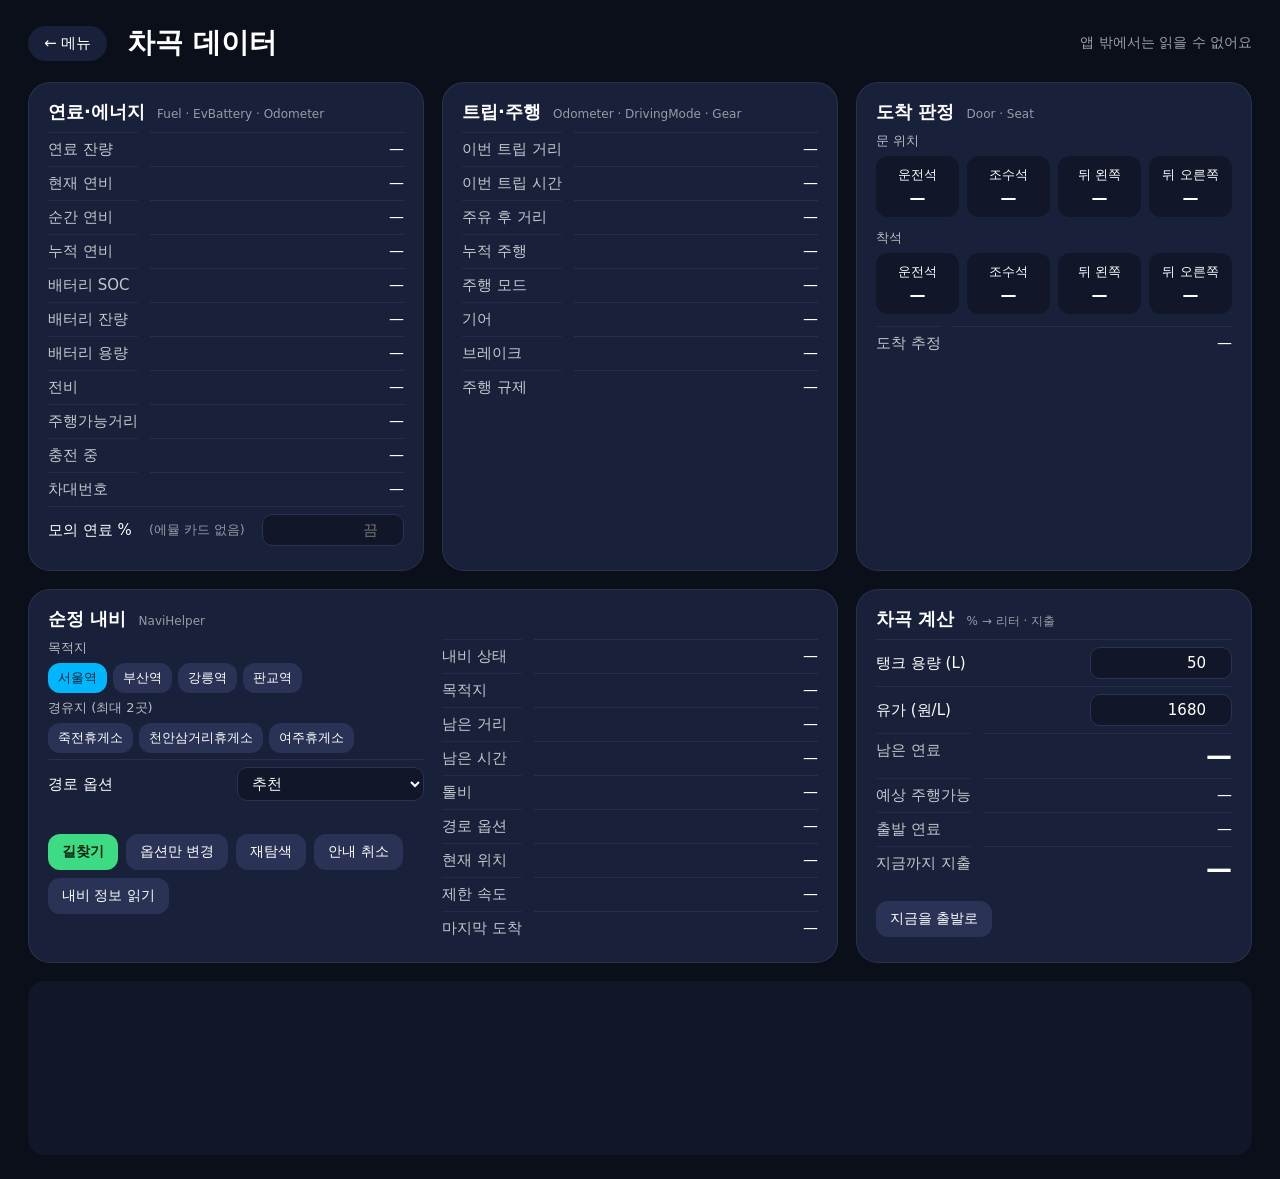
<file: app/src/main/assets/chagok.html>
<!doctype html>
<html lang="ko">
<head>
<meta charset="utf-8">
<meta name="viewport" content="width=device-width,initial-scale=1,user-scalable=no">
<title>차곡 데이터</title>
<style>
  html,body{margin:0;background:#0b0f1a;color:#fff;font-family:system-ui,"Noto Sans KR",sans-serif;user-select:none}
  main{max-width:1240px;margin:0 auto;padding:24px 28px}
  header{display:flex;align-items:center;gap:20px}
  header a{padding:8px 16px;border-radius:999px;background:#18203a;color:#fff;text-decoration:none;font-size:15px}
  h1{margin:0;font-size:28px}
  #status{margin-left:auto;font-size:14px;opacity:.6}
  .panels{display:grid;grid-template-columns:repeat(3,1fr);gap:18px;margin-top:20px}
  section{padding:18px 20px;border-radius:22px;background:#18203a;box-shadow:inset 0 0 0 1px rgba(255,255,255,.08)}
  section.wide{grid-column:span 2}
  h2{margin:0 0 8px;font-size:18px}
  h2 small{font-size:12px;font-weight:400;opacity:.55;margin-left:6px}
  dl{margin:0;display:grid;grid-template-columns:auto 1fr;gap:0 12px}
  dt,dd{padding:7px 0;border-top:1px solid rgba(255,255,255,.07);font-size:15px}
  dt{opacity:.75}
  dd{margin:0;text-align:right;font-variant-numeric:tabular-nums}
  dd.err{color:#ff8a8a;font-size:12px}
  dd.mock{color:#ffd166}
  .grid4{display:grid;grid-template-columns:repeat(4,1fr);gap:8px;margin-top:6px}
  .cell{padding:10px 6px;border-radius:12px;background:#111628;text-align:center;font-size:13px}
  .cell b{display:block;margin-top:4px;font-size:16px}
  .cell.on{background:#14462c}
  .cell.err b{color:#ff8a8a;font-size:12px}
  label{display:flex;align-items:center;justify-content:space-between;gap:10px;padding:7px 0;font-size:15px;border-top:1px solid rgba(255,255,255,.07)}
  input,select{font:inherit;color:#fff;background:#111628;border:1px solid #2a3355;border-radius:10px;padding:6px 10px;width:120px;text-align:right}
  select{text-align:left;width:auto}
  button{font:inherit;color:#fff;border:0;cursor:pointer;padding:9px 14px;border-radius:12px;background:#2a3355;font-size:14px}
  button.primary{background:#3ddc84;color:#06240f;font-weight:600}
  button:active{transform:scale(.97)}
  .btns{display:flex;flex-wrap:wrap;gap:8px;margin-top:10px}
  .presets{display:flex;flex-wrap:wrap;gap:6px;margin:6px 0}
  .presets button{padding:6px 10px;font-size:13px}
  .presets button[aria-pressed="true"]{background:#00b7ff;color:#03202d}
  .navi{display:grid;grid-template-columns:1fr 1fr;gap:18px}
  .big{font-size:26px;font-weight:600}
  #log{margin:18px 0 0;padding:12px 16px;border-radius:16px;background:#111628;font:12px/1.6 ui-monospace,monospace;color:#9fb0d8;height:150px;overflow:auto;list-style:none}
  #log .bad{color:#ff8a8a}
  #log .ev{color:#7fe0ff}
</style>
</head>
<body>
<main>
  <header>
    <a href="index.html">← 메뉴</a>
    <h1>차곡 데이터</h1>
    <span id="status">연결 중…</span>
  </header>

  <div class="panels">
    <section aria-label="연료·에너지">
      <h2>연료·에너지 <small>Fuel · EvBattery · Odometer</small></h2>
      <dl id="energy"></dl>
      <label>모의 연료 % <small style="opacity:.55">(에뮬 카드 없음)</small><input id="mockFuel" type="number" min="0" max="100" placeholder="끔"></label>
    </section>

    <section aria-label="트립·주행">
      <h2>트립·주행 <small>Odometer · DrivingMode · Gear</small></h2>
      <dl id="trip"></dl>
    </section>

    <section aria-label="도착 판정">
      <h2>도착 판정 <small>Door · Seat</small></h2>
      <div style="font-size:13px;opacity:.7">문 위치</div>
      <div class="grid4" id="doors"></div>
      <div style="font-size:13px;opacity:.7;margin-top:12px">착석</div>
      <div class="grid4" id="seats"></div>
      <dl style="margin-top:12px"><dt>도착 추정</dt><dd id="arrivalGuess">—</dd></dl>
    </section>

    <section class="wide" aria-label="순정 내비">
      <h2>순정 내비 <small>NaviHelper</small></h2>
      <div class="navi">
        <div>
          <div style="font-size:13px;opacity:.7">목적지</div>
          <div class="presets" id="destPresets"></div>
          <div style="font-size:13px;opacity:.7">경유지 (최대 2곳)</div>
          <div class="presets" id="wpPresets"></div>
          <label>경로 옵션<select id="option"></select></label>
          <div id="optNote" style="font-size:12px;color:#ffd166;min-height:16px"></div>
          <div class="btns">
            <button class="primary" id="route">길찾기</button>
            <button id="changeOpt">옵션만 변경</button>
            <button id="reroute">재탐색</button>
            <button id="cancel">안내 취소</button>
            <button id="readNavi">내비 정보 읽기</button>
          </div>
        </div>
        <div>
          <dl>
            <dt>내비 상태</dt><dd id="naviStatus">—</dd>
            <dt>목적지</dt><dd id="destName">—</dd>
            <dt>남은 거리</dt><dd id="destDist">—</dd>
            <dt>남은 시간</dt><dd id="destTime">—</dd>
            <dt>톨비</dt><dd id="destToll">—</dd>
            <dt>경로 옵션</dt><dd id="routeOpt">—</dd>
            <dt>현재 위치</dt><dd id="curLoc">—</dd>
            <dt>제한 속도</dt><dd id="speedLimit">—</dd>
            <dt>마지막 도착</dt><dd id="arrived">—</dd>
          </dl>
        </div>
      </div>
    </section>

    <section aria-label="차곡 계산">
      <h2>차곡 계산 <small>% → 리터 · 지출</small></h2>
      <label>탱크 용량 (L)<input id="tank" type="number" value="50" min="1"></label>
      <label>유가 (원/L)<input id="price" type="number" value="1680" min="0" step="10"></label>
      <dl>
        <dt>남은 연료</dt><dd id="liters" class="big">—</dd>
        <dt>예상 주행가능</dt><dd id="estRange">—</dd>
        <dt>출발 연료</dt><dd id="startFuel">—</dd>
        <dt>지금까지 지출</dt><dd id="spent" class="big">—</dd>
      </dl>
      <div class="btns"><button id="markStart">지금을 출발로</button></div>
    </section>
  </div>

  <ul id="log" aria-label="결과 기록"></ul>
</main>
<script>
// Kotlin ChagokBridge(window.chagok)를 부르고, 결과는 window.onChagok(msg)로 받는다.
const cc = window.chagok;
const $ = (id) => document.getElementById(id);
// SDK 단위: 연비 km/L, 배터리 Wh(에뮬 77400 = 77.4 kWh), 주행가능거리 m(에뮬 414000 = 414 km), 누적 주행 km
const ENERGY = [['fuelPercent', '연료 잔량', (v) => `${v}%`], ['fuelEconomy', '현재 연비', (v) => `${(+v).toFixed(1)} km/L`],
  ['fuelEconomyNow', '순간 연비', (v) => `${(+v).toFixed(1)} km/L`], ['fuelEconomyTotal', '누적 연비', (v) => `${(+v).toFixed(1)} km/L`],
  ['evSoc', '배터리 SOC', (v) => `${v}%`], ['evLevel', '배터리 잔량', (v) => `${(v / 1000).toFixed(1)} kWh`],
  ['evCapacity', '배터리 용량', (v) => `${(v / 1000).toFixed(1)} kWh`], ['evEfficiency', '전비', (v) => `${(+v).toFixed(1)} km/kWh`],
  ['range', '주행가능거리', (v) => `${Math.round(v / 1000)} km`], ['evCharging', '충전 중', (v) => v ? '예' : '아니오'],
  ['vin', '차대번호', (v) => v]];
const TRIP = [['tripDistance', '이번 트립 거리', (v) => `${(+v).toFixed(1)} km`], ['tripTime', '이번 트립 시간', (v) => `${Math.floor(v / 60)}분 ${v % 60}초`],
  ['refillDistance', '주유 후 거리', (v) => `${(+v).toFixed(1)} km`], ['odometer', '누적 주행', (v) => `${(+v).toFixed(1)} km`],
  ['drivingMode', '주행 모드', (v) => v], ['gear', '기어', (v) => String(v).replace('GEAR_', '')], ['brake', '브레이크', (v) => v ? '밟음' : '뗌'],
  ['uxRestricted', '주행 규제', (v) => v ? '규제 중(정차 화면 숨김)' : '없음']];
const AREAS = [['ROW_1_LEFT', '운전석'], ['ROW_1_RIGHT', '조수석'], ['ROW_2_LEFT', '뒤 왼쪽'], ['ROW_2_RIGHT', '뒤 오른쪽']];
const OPTIONS = [['RECOMMENDED', '추천'], ['SHORT_TIME', '최소 시간'], ['FREE', '무료 도로'], ['SHORT_DISTANCE', '최단 거리'], ['HIGHWAY', '고속도로 우선'], ['COMFORTABLE', '편한 길'], ['SCHOOL_ZONE', '어린이 보호구역 회피']];
const DESTS = [['서울역', 37.5547, 126.9707], ['부산역', 35.1151, 129.0422], ['강릉역', 37.7641, 128.8996], ['판교역', 37.3948, 127.1112]];
const WPS = [['죽전휴게소', 37.3297, 127.1117], ['천안삼거리휴게소', 36.8016, 127.1640], ['여주휴게소', 37.2958, 127.6075]];
const fmt = {}, state = {}, lastShown = {};
let start = null; // "지금을 출발로"에서 기록한 연료 %
[...ENERGY, ...TRIP].forEach(([k, , f]) => fmt[k] = f);
const rows = (list) => list.map(([k, label]) => `<dt>${label}</dt><dd id="v-${k}">—</dd>`).join('');
$('energy').innerHTML = rows(ENERGY);
$('trip').innerHTML = rows(TRIP);
const cells = (kind) => AREAS.map(([a, n]) => `<div class="cell" id="${kind}-${a}">${n}<b>—</b></div>`).join('');
$('doors').innerHTML = cells('door');
$('seats').innerHTML = cells('seat');
$('option').innerHTML = OPTIONS.map(([v, n]) => `<option value="${v}">${n}</option>`).join('');
let dest = 0; const wps = new Set();
let wantedOption = null; // 마지막으로 요청한 경로 옵션
const optName = (v) => (OPTIONS.find(([k]) => k === v) || [v, v])[1];
function showRouteOption(actual) {
  $('routeOpt').textContent = actual ? optName(actual) : '—';
  $('optNote').textContent = wantedOption && actual && actual !== wantedOption
    ? `요청: ${optName(wantedOption)} → 내비 적용: ${optName(actual)} (내비가 옵션 요청을 반영하지 않음)` : '';
}
const drawPresets = () => {
  $('destPresets').innerHTML = DESTS.map(([n], i) => `<button data-dest="${i}" aria-pressed="${i === dest}">${n}</button>`).join('');
  $('wpPresets').innerHTML = WPS.map(([n], i) => `<button data-wp="${i}" aria-pressed="${wps.has(i)}">${n}</button>`).join('');
};
drawPresets();

function log(text, cls = '') {
  const li = document.createElement('li');
  li.textContent = `${new Date().toLocaleTimeString('ko-KR', { hour12: false })}  ${text}`;
  if (cls) li.className = cls;
  $('log').prepend(li);
  while ($('log').children.length > 60) $('log').lastChild.remove();
}

function showValue(key, v, err) {
  state[key] = err ? undefined : v;
  if (key.startsWith('door.') || key.startsWith('seat.')) {
    const [kind, area] = key.split('.');
    const el = $(`${kind}-${area}`);
    el.classList.toggle('err', !!err);
    const on = !err && (kind === 'door' ? v > 0 : !!v);
    el.classList.toggle('on', on);
    el.querySelector('b').textContent = err ? '읽기 실패' : kind === 'door' ? (v > 0 ? `열림 ${v}` : '닫힘') : (v ? '앉음' : '비어 있음');
    return;
  }
  const el = $(`v-${key}`);
  if (!el) return;
  el.className = err ? 'err' : '';
  el.textContent = err ? err : v == null ? '—' : fmt[key](v);
  el.title = err || '';
}

// 연료 %: SDK 값이 없으면 모의값을 쓴다 (피그마: "콘솔 카드 없음 → 앱 모의값")
function fuelPct() {
  const mock = $('mockFuel').value;
  if (mock !== '') return { v: +mock, mock: true };
  return state.fuelPercent == null ? null : { v: state.fuelPercent, mock: false };
}
function recalc() {
  const f = fuelPct(), tank = +$('tank').value || 0, price = +$('price').value || 0;
  const el = $('v-fuelPercent');
  if (f?.mock) { el.textContent = `${f.v}% (모의)`; el.className = 'mock'; }
  if (!f) { ['liters', 'estRange', 'spent'].forEach((id) => $(id).textContent = '연료 % 없음'); return; }
  const liters = tank * f.v / 100;
  $('liters').textContent = `${liters.toFixed(1)} L`;
  const eco = state.fuelEconomy || state.fuelEconomyTotal;
  $('estRange').textContent = eco ? `${Math.round(liters * eco)} km (연비 ${(+eco).toFixed(1)})` : state.range > 0 ? `${Math.round(state.range / 1000)} km (차량 값)` : '연비 없음';
  if (start == null) { $('startFuel').textContent = '—'; $('spent').textContent = '—'; return; }
  $('startFuel').textContent = `${start}%`;
  const used = Math.max(0, (start - f.v) / 100 * tank);
  $('spent').textContent = `${Math.round(used * price).toLocaleString('ko-KR')}원 (${used.toFixed(1)} L)`;
}
// 문이 열리거나 운전석이 비면 도착으로 본다 (피그마: onDestinationArrived 또는 문·착석)
function guessArrival() {
  const doorOpen = AREAS.some(([a]) => state[`door.${a}`] > 0);
  const driverOut = state['seat.ROW_1_LEFT'] === false;
  const gearP = state.gear === 'GEAR_PARK';
  $('arrivalGuess').textContent = gearP && (doorOpen || driverOut) ? '도착 (P + 문 열림/하차)' : gearP ? '정차 (P)' : state.gear ? '주행 중' : '—';
}

const NAVI_LABEL = { ready: '내비 SDK 연결됨', sent: '요청 보냄', routeStarted: '안내 시작', routeEnded: '안내 종료', routingCompleted: '경로 탐색 완료',
  reRouteEnded: '재탐색 완료', routeOptionChanged: '경로 옵션 바뀜', routeCancelled: '안내 취소됨', waypointChanged: '경유지 바뀜',
  destinationArrived: '목적지 도착', waypointArrived: '경유지 도착', destinationChanged: '목적지 바뀜', error: '내비 오류',
  currentLocation: '현재 위치', routeState: '경로 상태', destination: '목적지 정보', waypoints: '경유지 목록', speedLimit: '제한 속도', drivingInfo: '주행 정보', status: '내비 상태' };
const QUIET = new Set(['currentLocation', 'speedLimit', 'drivingInfo']); // 자주 오는 이벤트는 바뀔 때만 기록

function onNavi(event, d) {
  if (event === 'status') $('naviStatus').textContent = d;
  if (event === 'ready') $('naviStatus').textContent = '연결됨';
  if (event === 'destination') {
    $('destName').textContent = d.name || '—';
    $('destDist').textContent = d.remainDistance != null ? `${(d.remainDistance / 1000).toFixed(1)} km` : '—';
    $('destTime').textContent = d.remainTime != null ? `${Math.round(d.remainTime / 60)}분` : '—';
    $('destToll').textContent = d.tollFare != null ? `${d.tollFare.toLocaleString('ko-KR')}원` : '—';
  }
  if (event === 'routeState' || event === 'routeOptionChanged') showRouteOption(event === 'routeState' ? d.routeOption : d);
  // 경로 요청(RouteInfo)에 넣은 옵션은 내비까지 전달되지 않는다 → 안내가 시작되면 옵션 변경을 따로 보낸다
  if (event === 'routeStarted' && wantedOption && wantedOption !== 'RECOMMENDED') {
    log(`경로 옵션 → ${wantedOption} (안내 시작 후 다시 요청)`); cc.changeRouteOption(wantedOption);
  }
  if (event === 'currentLocation') $('curLoc').textContent = `${d.latitude.toFixed(4)}, ${d.longitude.toFixed(4)}`;
  if (event === 'speedLimit') $('speedLimit').textContent = `${d} km/h`;
  if (event === 'destinationArrived') $('arrived').textContent = `${d.name || ''} · ${(d.distance / 1000).toFixed(1)} km · ${Math.round(d.duration / 60)}분`;
  // 경로 상태에는 구간별 교통 목록이 길게 붙어 있어 요약만 남긴다
  const shown = event === 'routeState' ? { naviMode: d.naviMode, routeOption: d.routeOption, congestion: d.trafficStatus?.summary } : d;
  const text = `${NAVI_LABEL[event] || event}${shown == null ? '' : ' ' + (typeof shown === 'object' ? JSON.stringify(shown) : shown)}`;
  if (QUIET.has(event)) { if (lastShown[`navi.${event}`] === text) return; lastShown[`navi.${event}`] = text; }
  log(`[내비] ${text}`, event === 'error' ? 'bad' : 'ev');
}

window.onChagok = (m) => {
  $('status').textContent = '차량 연결됨';
  if (m.type === 'value') {
    const s = JSON.stringify(m.value);
    if (lastShown[m.key] !== s) { lastShown[m.key] = s; log(`${m.key} = ${s}`); }
    showValue(m.key, m.value);
  } else if (m.type === 'error') {
    if (lastShown[m.key] !== `err:${m.message}`) { lastShown[m.key] = `err:${m.message}`; log(`${m.key} 실패: ${m.message}`, 'bad'); }
    if (!m.key.startsWith('navi')) showValue(m.key, null, m.message);
  } else if (m.type === 'navi') {
    onNavi(m.event, m.data);
  }
  recalc(); guessArrival();
};

document.addEventListener('click', (e) => {
  const b = e.target.closest('button');
  if (!b) return;
  if (b.dataset.dest) { dest = +b.dataset.dest; drawPresets(); return; }
  if (b.dataset.wp) { const i = +b.dataset.wp; wps.has(i) ? wps.delete(i) : wps.size < 2 && wps.add(i); drawPresets(); return; }
  if (b.id === 'markStart') { const f = fuelPct(); start = f ? f.v : null; log(start == null ? '연료 %가 없어 출발값을 못 정했어요' : `출발 연료 ${start}%로 기록`); recalc(); return; }
  if (!cc) return;
  const [name, lat, lng] = DESTS[dest], opt = $('option').value;
  switch (b.id) {
    case 'route': {
      // 경유지를 골랐으면 경유지 포함 요청, 아니면 일반 경로 요청
      wantedOption = opt;
      const list = [...wps].map((i) => ({ name: WPS[i][0], lat: WPS[i][1], lng: WPS[i][2] }));
      log(`길찾기: ${[...list.map((w) => w.name), name].join(' → ')} (${optName(opt)})`);
      if (list.length) cc.requestRouteWithWaypoints(lat, lng, name, opt, JSON.stringify(list));
      else cc.requestRoute(lat, lng, name, opt);
      break;
    }
    case 'changeOpt': wantedOption = opt; log(`경로 옵션 → ${optName(opt)}`); cc.changeRouteOption(opt); break;
    case 'reroute': log('재탐색 요청'); cc.reRoute(); break;
    case 'cancel': log('안내 취소 요청'); cc.cancelRoute(); break;
    case 'readNavi': log('내비 정보 읽기 요청'); cc.readNavi(); break;
  }
});
['mockFuel', 'tank', 'price'].forEach((id) => $(id).addEventListener('input', recalc));

if (!cc) {
  $('status').textContent = '앱 밖에서는 읽을 수 없어요';
} else {
  cc.readAll();
  setInterval(() => cc.readAll(), 2000);
  setTimeout(() => cc.readNavi(), 800);
}
</script>
</body>
</html>
</file>
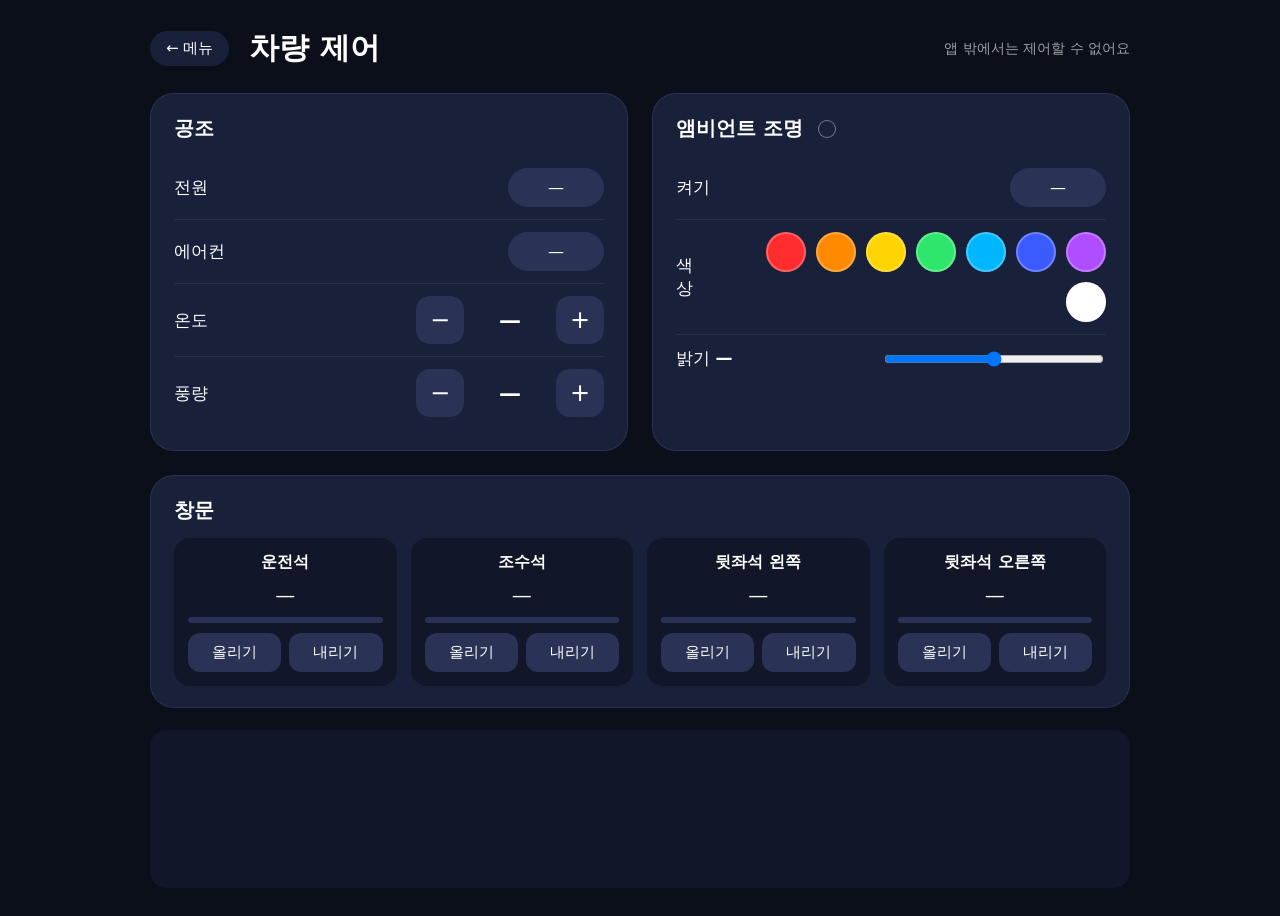
<file: app/src/main/assets/control.html>
<!doctype html>
<html lang="ko">
<head>
<meta charset="utf-8">
<meta name="viewport" content="width=device-width,initial-scale=1,user-scalable=no">
<title>차량 제어</title>
<style>
  html,body{margin:0;height:100%;background:#0b0f1a;color:#fff;font-family:system-ui,"Noto Sans KR",sans-serif;user-select:none}
  main{max-width:980px;margin:0 auto;padding:28px 32px}
  header{display:flex;align-items:center;gap:20px}
  header a{padding:8px 16px;border-radius:999px;background:#18203a;color:#fff;text-decoration:none;font-size:15px}
  h1{margin:0;font-size:30px}
  #status{margin-left:auto;font-size:14px;opacity:.6}
  .panels{display:grid;grid-template-columns:1fr 1fr;gap:24px;margin-top:24px}
  section{padding:22px 24px;border-radius:24px;background:#18203a;box-shadow:inset 0 0 0 1px rgba(255,255,255,.08)}
  h2{margin:0 0 14px;font-size:20px}
  .row{display:flex;align-items:center;justify-content:space-between;gap:14px;padding:12px 0;border-top:1px solid rgba(255,255,255,.07)}
  .row:first-of-type{border-top:0}
  .row > span{font-size:17px}
  .row .val{min-width:76px;text-align:center;font-size:22px;font-variant-numeric:tabular-nums}
  .row .err{color:#ff8a8a;font-size:12px;display:block;margin-top:2px}
  button{font:inherit;color:#fff;border:0;cursor:pointer}
  .toggle{width:96px;padding:10px 0;border-radius:999px;background:#2a3355;font-size:16px}
  .toggle[aria-pressed="true"]{background:#3ddc84;color:#06240f;font-weight:600}
  .step{display:flex;align-items:center;gap:8px}
  .step button{width:48px;height:48px;border-radius:14px;background:#2a3355;font-size:24px}
  .step button:active,.toggle:active,.sw:active{transform:scale(.96)}
  .swatches{display:flex;gap:10px;flex-wrap:wrap;justify-content:flex-end}
  .sw{width:40px;height:40px;border-radius:50%;box-shadow:inset 0 0 0 2px rgba(255,255,255,.25)}
  .sw[aria-pressed="true"]{box-shadow:0 0 0 3px #fff}
  #ambientNow{display:inline-block;width:18px;height:18px;border-radius:50%;vertical-align:-3px;margin-left:8px;box-shadow:inset 0 0 0 1px rgba(255,255,255,.4)}
  input[type=range]{width:220px}
  .windows{grid-column:1 / -1}
  .wins{display:grid;grid-template-columns:repeat(4,1fr);gap:14px}
  .win{display:grid;gap:10px;padding:14px;border-radius:16px;background:#111628;text-align:center}
  .win b{font-size:16px}
  .win .pos{font-size:20px;font-variant-numeric:tabular-nums}
  .win .bar{height:6px;border-radius:3px;background:#2a3355;overflow:hidden}
  .win .bar i{display:block;height:100%;width:0;background:#00b7ff;transition:width .3s}
  .win .btns{display:grid;grid-template-columns:1fr 1fr;gap:8px}
  .win button{padding:10px 0;border-radius:12px;background:#2a3355;font-size:15px}
  .win button:active{transform:scale(.96)}
  #log{margin:22px 0 0;padding:14px 18px;border-radius:16px;background:#111628;font:13px/1.6 ui-monospace,monospace;color:#9fb0d8;height:130px;overflow:auto;list-style:none}
  #log .bad{color:#ff8a8a}
</style>
</head>
<body>
<main>
  <header>
    <a href="index.html">← 메뉴</a>
    <h1>차량 제어</h1>
    <span id="status">연결 중…</span>
  </header>

  <div class="panels">
    <section aria-label="공조">
      <h2>공조</h2>
      <div class="row"><span>전원</span><button class="toggle" data-key="hvacPower" aria-pressed="false">—</button></div>
      <div class="row"><span>에어컨</span><button class="toggle" data-key="hvacAc" aria-pressed="false">—</button></div>
      <div class="row"><span>온도 <small id="hvacTempRange"></small></span>
        <div class="step"><button data-step="hvacTemp" data-d="-0.5">−</button><b class="val" id="hvacTemp">—</b><button data-step="hvacTemp" data-d="0.5">+</button></div></div>
      <div class="row"><span>풍량 <small id="hvacFanRange"></small></span>
        <div class="step"><button data-step="hvacFan" data-d="-1">−</button><b class="val" id="hvacFan">—</b><button data-step="hvacFan" data-d="1">+</button></div></div>
    </section>

    <section aria-label="앰비언트 조명">
      <h2>앰비언트 조명 <i id="ambientNow"></i></h2>
      <div class="row"><span>켜기</span><button class="toggle" data-key="ambientOn" aria-pressed="false">—</button></div>
      <div class="row"><span>색상</span>
        <div class="swatches" id="swatches"></div></div>
      <div class="row"><span>밝기 <b id="ambientBrightness" class="val" style="font-size:17px;min-width:0">—</b></span>
        <input type="range" id="brightness" min="0" max="100" step="1"></div>
    </section>

    <section class="windows" aria-label="창문">
      <h2>창문</h2>
      <div class="wins" id="wins"></div>
    </section>
  </div>

  <ul id="log" aria-label="결과 기록"></ul>
</main>
<script>
// Kotlin VehicleControl(window.carControl)을 부르고, 결과는 window.onCarControl(msg)로 받는다.
const cc = window.carControl;
const $ = (id) => document.getElementById(id);
const COLORS = ['#ff2d2d', '#ff8a00', '#ffd400', '#2ee66b', '#00b7ff', '#3b5bff', '#b04dff', '#ffffff'];
const WINDOWS = [['ROW_1_LEFT', '운전석'], ['ROW_1_RIGHT', '조수석'], ['ROW_2_LEFT', '뒷좌석 왼쪽'], ['ROW_2_RIGHT', '뒷좌석 오른쪽']];
const LABEL = { hvacPower: '공조 전원', hvacAc: '에어컨', hvacTemp: '온도', hvacFan: '풍량', ambientOn: '앰비언트', ambientBrightness: '밝기', ambientColor: '색상' };
for (const [w, name] of WINDOWS) LABEL[`window.${w}`] = `${name} 창문`;
const state = {};
const bounds = { hvacTemp: { min: 16, max: 30 }, hvacFan: { min: 0, max: 8 }, ambientBrightness: { min: 0, max: 100 } };
// 창문 위치는 SDK 범위 그대로: 최솟값이 닫힘, 최댓값이 완전히 열림 (Android WINDOW_POS 관례)
for (const [w] of WINDOWS) bounds[`window.${w}`] = { min: 0, max: 100 };
$('wins').innerHTML = WINDOWS.map(([w, name]) => `<div class="win" id="win-${w}">
  <b>${name}</b><span class="pos">—</span><div class="bar"><i></i></div>
  <div class="btns"><button data-win="${w}" data-to="min">올리기</button><button data-win="${w}" data-to="max">내리기</button></div></div>`).join('');

function log(text, bad = false) {
  const li = document.createElement('li');
  li.textContent = `${new Date().toLocaleTimeString('ko-KR', { hour12: false })}  ${text}`;
  if (bad) li.className = 'bad';
  $('log').prepend(li);
  while ($('log').children.length > 40) $('log').lastChild.remove();
}

function show(key, v) {
  state[key] = v;
  const t = document.querySelector(`.toggle[data-key="${key}"]`);
  if (t) { t.setAttribute('aria-pressed', String(!!v)); t.textContent = v == null ? '—' : v ? '켜짐' : '꺼짐'; return; }
  if (key === 'hvacTemp') $('hvacTemp').textContent = v == null ? '—' : `${(+v).toFixed(1)}°`;
  else if (key === 'hvacFan') $('hvacFan').textContent = v ?? '—';
  else if (key === 'ambientBrightness') { $('ambientBrightness').textContent = v ?? '—'; if (v != null) $('brightness').value = v; }
  else if (key.startsWith('window.')) {
    const el = $(`win-${key.slice(7)}`), b = bounds[key];
    if (!el) return;
    const open = v == null ? 0 : (v - b.min) / Math.max(1, b.max - b.min);
    el.querySelector('.pos').textContent = v == null ? '—' : open <= 0.001 ? '닫힘' : `${Math.round(open * 100)}% 열림`;
    el.querySelector('.bar i').style.width = `${Math.round(open * 100)}%`;
  }
  else if (key === 'ambientColor') {
    $('ambientNow').style.background = v || 'transparent';
    for (const b of $('swatches').children) b.setAttribute('aria-pressed', String(b.dataset.color === v));
  }
}

const lastShown = {};
window.onCarControl = (m) => {
  $('status').textContent = '차량 연결됨';
  if (m.type === 'value') {
    const changed = lastShown[m.key] !== JSON.stringify(m.value);
    lastShown[m.key] = JSON.stringify(m.value);
    show(m.key, m.value);
    if (changed) log(`${LABEL[m.key] || m.key} = ${typeof m.value === 'boolean' ? (m.value ? '켜짐' : '꺼짐') : m.value}`);
  } else if (m.type === 'caps') {
    bounds[m.key] = { min: m.min, max: m.max };
    const r = $(`${m.key}Range`);
    if (r) r.textContent = `(${m.min}~${m.max})`;
    if (m.key === 'ambientBrightness') { $('brightness').min = m.min; $('brightness').max = m.max; }
  } else if (m.type === 'error') {
    // 3초마다 다시 읽으니 같은 실패가 반복된다: 바뀔 때만 남긴다
    if (lastShown[m.key] === `err:${m.message}`) return;
    lastShown[m.key] = `err:${m.message}`;
    log(`${LABEL[m.key] || m.key} 실패: ${m.message}`, true);
  }
};

$('swatches').innerHTML = COLORS.map((c) => `<button class="sw" style="background:${c}" data-color="${c}" aria-label="${c}" aria-pressed="false"></button>`).join('');

document.addEventListener('click', (e) => {
  if (!cc) return;
  const t = e.target.closest('.toggle');
  if (t) {
    const on = !state[t.dataset.key];
    log(`${LABEL[t.dataset.key]} → ${on ? '켜기' : '끄기'} 요청`);
    if (t.dataset.key === 'hvacPower') cc.setHvacPower(on);
    else if (t.dataset.key === 'hvacAc') cc.setHvacAc(on);
    else cc.setAmbientOn(on);
    return;
  }
  const s = e.target.closest('[data-step]');
  if (s) {
    const key = s.dataset.step, b = bounds[key];
    const next = Math.min(b.max, Math.max(b.min, (+state[key] || b.min) + +s.dataset.d));
    log(`${LABEL[key]} → ${next} 요청`);
    if (key === 'hvacTemp') cc.setHvacTemperature(next); else cc.setHvacFanSpeed(next);
    return;
  }
  const wb = e.target.closest('[data-win]');
  if (wb) {
    const key = `window.${wb.dataset.win}`, to = bounds[key][wb.dataset.to];
    log(`${LABEL[key]} → ${wb.dataset.to === 'min' ? '올리기' : '내리기'} (${to}) 요청`);
    cc.setWindowPosition(wb.dataset.win, to);
    return;
  }
  const sw = e.target.closest('.sw');
  if (sw) { log(`색상 → ${sw.dataset.color} 요청`); cc.setAmbientColor(sw.dataset.color); }
});
$('brightness').addEventListener('change', (e) => {
  log(`밝기 → ${e.target.value} 요청`);
  cc?.setAmbientBrightness(+e.target.value);
});

if (!cc) {
  $('status').textContent = '앱 밖에서는 제어할 수 없어요';
} else {
  cc.probe();
  setInterval(() => cc.readAll(), 3000); // 콘솔·차량 쪽에서 바뀐 값도 따라가도록
}
</script>
</body>
</html>
</file>
